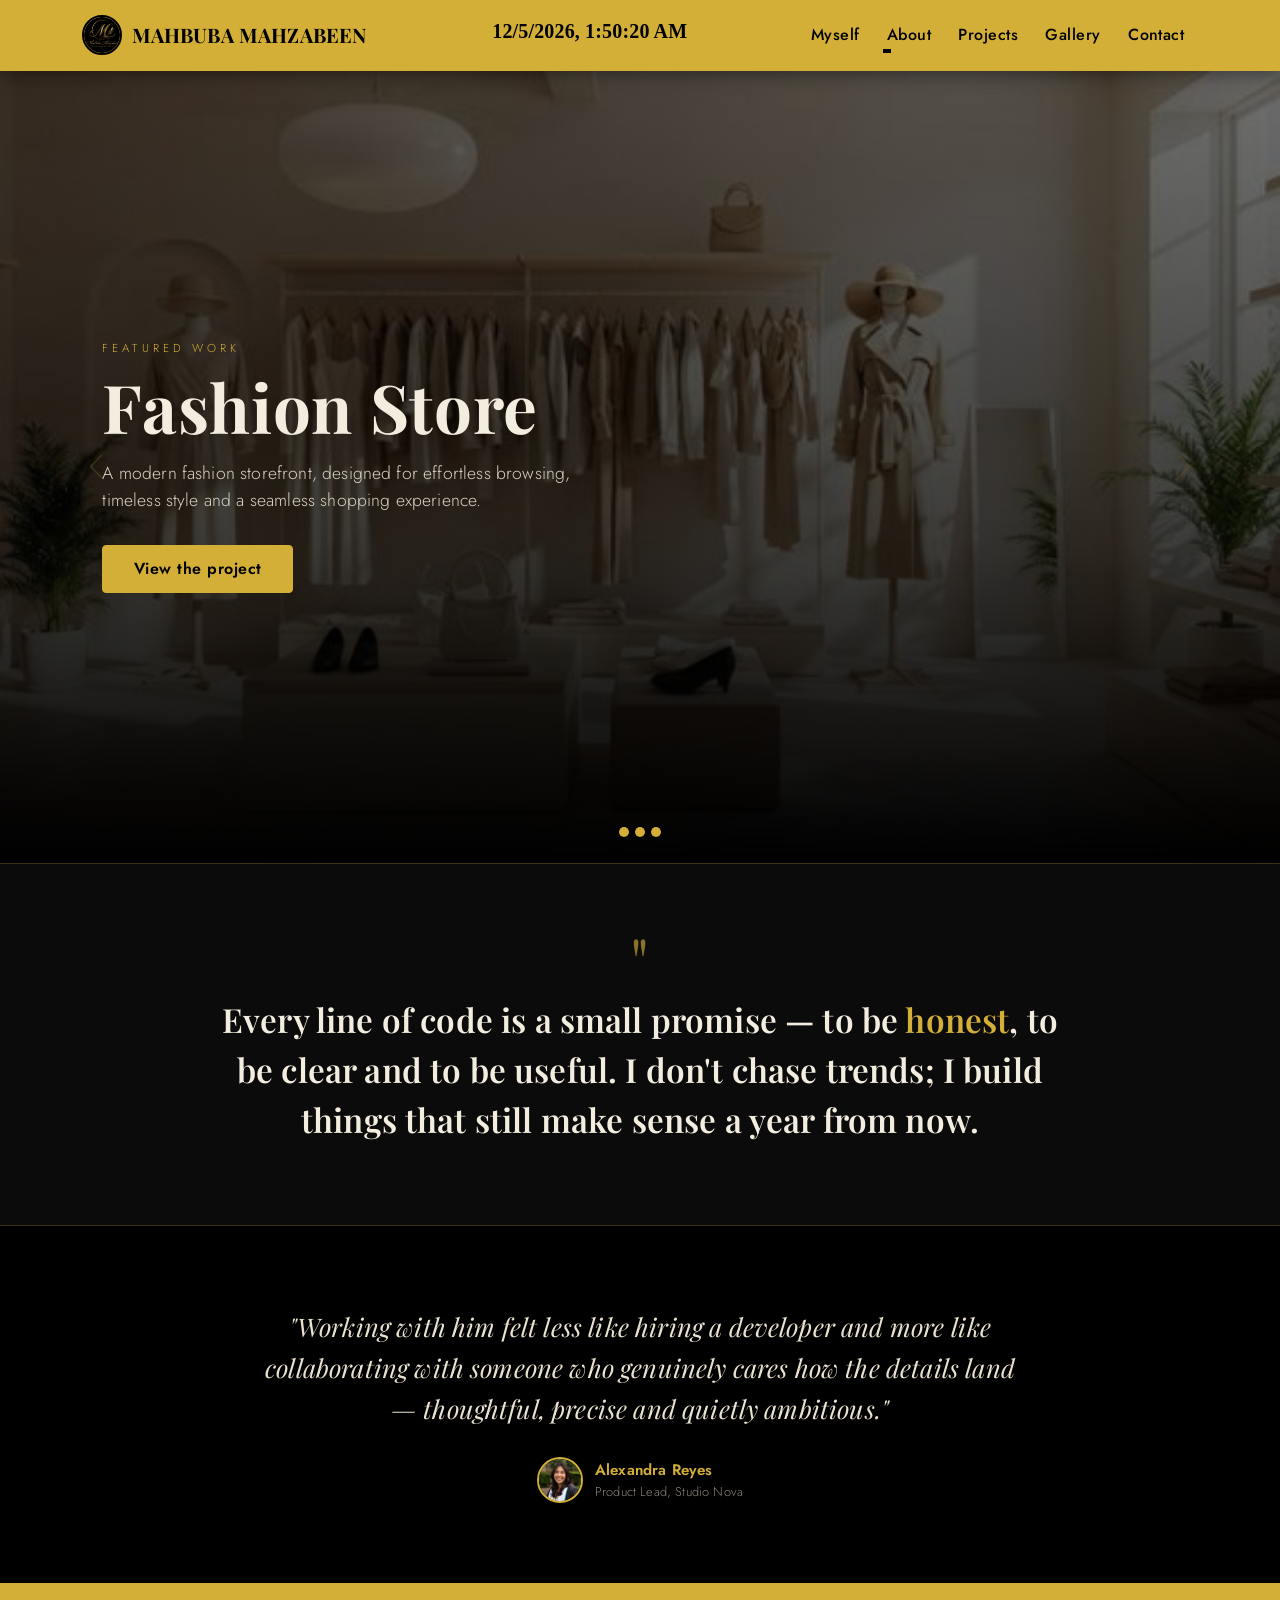
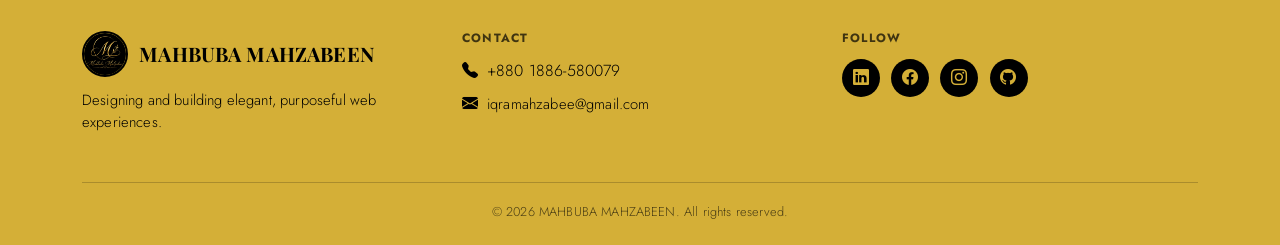
<file: index.html>
<!DOCTYPE html>
<html lang="en">

<head>
    <meta charset="UTF-8">
    <meta name="viewport" content="width=device-width, initial-scale=1.0">
    <title>MAHBUBA MAHZABEEN</title>
    <meta name="description"
        content="Portfolio of Your Name — designer & developer of elegant, purposeful web experiences.">

    <link rel="icon" type="image/png" href="./Images/MY LOGO Pic.jpeg">
    <link rel="apple-touch-icon" href="./Images/MY LOGO Pic.jpeg">

    <link href="https://cdn.jsdelivr.net/npm/bootstrap@5.3.3/dist/css/bootstrap.min.css" rel="stylesheet">
    <link href="https://cdn.jsdelivr.net/npm/bootstrap-icons@1.11.3/font/bootstrap-icons.css" rel="stylesheet">
    <link
        href="https://fonts.googleapis.com/css2?family=Playfair+Display:wght@600;700;800&family=Jost:wght@300;400;500;600;700&display=swap"
        rel="stylesheet">
    <link rel="stylesheet" href="style.css">
</head>

<body>

    <!-- ================= NAVBAR ================= -->
    <nav class="navbar navbar-expand-lg navbar-gold">
        <div class="container">
            <a class="navbar-brand" href="index.html">
                <img src="./Images/MY LOGO.png" alt="Your Name logo">
                <span>MAHBUBA MAHZABEEN</span>
            </a>
            <button class="navbar-toggler" type="button" data-bs-toggle="collapse" data-bs-target="#mainNav"
                aria-controls="mainNav" aria-expanded="false" aria-label="Toggle navigation">
                <span class="navbar-toggler-icon"></span>
            </button>

            <!-- Date Time -->

            <div class="container text-center mb-6">
                <h5 id="clock"></h5>
            </div>

            <div class="collapse navbar-collapse" id="mainNav">
                <ul class="navbar-nav ms-auto mb-2 mb-lg-0 align-items-lg-center">
                    <li class="nav-item"><a class="nav-link" href="myself.html">Myself</a></li>
                    <li class="nav-item dropdown">
                        <a class="nav-link dropdown-toggle" href="#" id="aboutDropdown" role="button"
                            data-bs-toggle="dropdown" aria-expanded="false">About</a>
                        <ul class="dropdown-menu dropdown-menu-end" aria-labelledby="aboutDropdown">
                            <li><a class="dropdown-item" href="intro.html">Introduction</a></li>
                            <li><a class="dropdown-item" href="education.html">Education</a></li>
                            <li><a class="dropdown-item" href="skills.html">Skills</a></li>
                            <li><a class="dropdown-item" href="goals.html">Goals</a></li>
                        </ul>
                    </li>
                    <li class="nav-item"><a class="nav-link" href="works.html">Projects</a></li>
                    <li class="nav-item"><a class="nav-link" href="gallery.html">Gallery</a></li>
                    <li class="nav-item"><a class="nav-link" href="contact.html">Contact</a></li>
                </ul>
            </div>
        </div>
    </nav>

    <!-- ================= HERO SLIDER ================= -->
    <div id="heroCarousel" class="carousel slide hero-carousel" data-bs-ride="carousel">
        <div class="carousel-indicators">
            <button type="button" data-bs-target="#heroCarousel" data-bs-slide-to="0" class="active" aria-current="true"
                aria-label="Slide 1"></button>
            <button type="button" data-bs-target="#heroCarousel" data-bs-slide-to="1" class="active" aria-current="true"
                aria-label="Slide 2"></button>
            <button type="button" data-bs-target="#heroCarousel" data-bs-slide-to="2" class="active" aria-current="true"
                aria-label="Slide 3"></button>
        </div>

        <div class="carousel-inner">

            <div class="carousel-item active" style="background-image:url('./Images/Fashion\ Store.jfif');">
                <div class="hero-caption">
                    <span class="eyebrow">Featured Work</span>
                    <h2>Fashion Store</h2>
                    <p>A modern fashion storefront, designed for effortless browsing, timeless style and a seamless
                        shopping experience.</p>
                    <a href="works.html" class="btn btn-gold mt-3">View the project</a>
                </div>
            </div>

            <div class="carousel-item" style="background-image:url('./Images/Restaurant.jfif');">
                <div class="hero-caption">
                    <span class="eyebrow">Featured Work</span>
                    <h2>Restaurant</h2>
                    <p>A refined dining experience, crafted for effortless reservations, elegant menus and memorable
                        moments at every table.</p>
                    <a href="works.html" class="btn btn-gold mt-3">View the project</a>
                </div>
            </div>

            <div class="carousel-item" style="background-image:url('./Images/Agriculture.jfif');">
                <div class="hero-caption">
                    <span class="eyebrow">Featured Work</span>
                    <h2>Agricultural Information Hub</h2>
                    <p>A trusted agricultural resource, built for accessible knowledge, practical guidance and
                        confident farming decisions.</p>
                    <a href="works.html" class="btn btn-gold mt-3">View the project</a>
                </div>
            </div>

        </div>

        <button class="carousel-control-prev" type="button" data-bs-target="#heroCarousel" data-bs-slide="prev">
            <span class="carousel-control-prev-icon" aria-hidden="true"></span>
            <span class="visually-hidden">Previous</span>
        </button>
        <button class="carousel-control-next" type="button" data-bs-target="#heroCarousel" data-bs-slide="next">
            <span class="carousel-control-next-icon" aria-hidden="true"></span>
            <span class="visually-hidden">Next</span>
        </button>
    </div>

    <!-- ================= MOTTO / NITIKOTHA ================= -->
    <section class="motto-section">
        <div class="motto-mark">"</div>
        <p>Every line of code is a small promise — to be <span>honest</span>, to be clear and to be useful.
            I don't chase trends; I build things that still make sense a year from now.</p>
    </section>

    <!-- ================= QUOTE SECTION ================= -->
    <section class="quote-section">
        <blockquote>
            "Working with him felt less like hiring a developer and more like collaborating with someone who
            genuinely cares how the details land — thoughtful, precise and quietly ambitious."
        </blockquote>
        <div class="quote-author">
            <img src="./Images/Writer.jfif" alt="Alexandra Reyes">
            <div class="text-start">
                <span class="name">Alexandra Reyes</span>
                <span class="role">Product Lead, Studio Nova</span>
            </div>
        </div>
    </section>

    <!-- ================= FOOTER ================= -->
    <footer class="site-footer">
        <div class="container">
            <div class="row gy-4">
                <div class="col-md-4">
                    <div class="footer-brand">
                        <a class="navbar-brand" href="index.html">
                            <img src="./Images/MY LOGO.png" alt="Your Name logo">
                        </a>
                        <span>MAHBUBA MAHZABEEN</span>
                    </div>
                    <p>Designing and building elegant, purposeful web experiences.</p>
                </div>
                <div class="col-md-4">
                    <h6>Contact</h6>
                    <div class="footer-contact-item"><i class="bi bi-telephone-fill"></i> +880 1886-580079</div>
                    <div class="footer-contact-item"><i class="bi bi-envelope-fill"></i> <a
                            href="mailto:iqramahzabee@gmail.com">iqramahzabee@gmail.com</a></div>
                </div>
                <div class="col-md-4">
                    <h6>Follow</h6>
                    <div class="social-icons">
                        <a href="https://www.linkedin.com/in/mahbuba-mahzabeen-6a1262408?utm_source=share_via&utm_content=profile&utm_medium=member_android"
                            target="_blank" rel="noopener" aria-label="LinkedIn"><i class="bi bi-linkedin"></i></a>
                        <a href="https://www.facebook.com/share/1BynC6sabe/" target="_blank" rel="noopener"
                            aria-label="Facebook"><i class="bi bi-facebook"></i></a>
                        <a href="https://www.instagram.com/___mahzabeen___?igsh=MWk3dzBqaW16ZDhwMQ==" target="_blank"
                            rel="noopener" aria-label="Instagram"><i class="bi bi-instagram"></i></a>
                        <a href="https://github.com/iqramahzabee-art" target="_blank" rel="noopener"
                            aria-label="GitHub"><i class="bi bi-github"></i></a>
                    </div>
                </div>
            </div>
            <div class="footer-bottom">&copy; 2026 MAHBUBA MAHZABEEN. All rights reserved.</div>
        </div>
    </footer>

    <script src="https://cdn.jsdelivr.net/npm/bootstrap@5.3.3/dist/js/bootstrap.bundle.min.js"></script>
    <script src="script.js"></script>
</body>

</html>
</file>
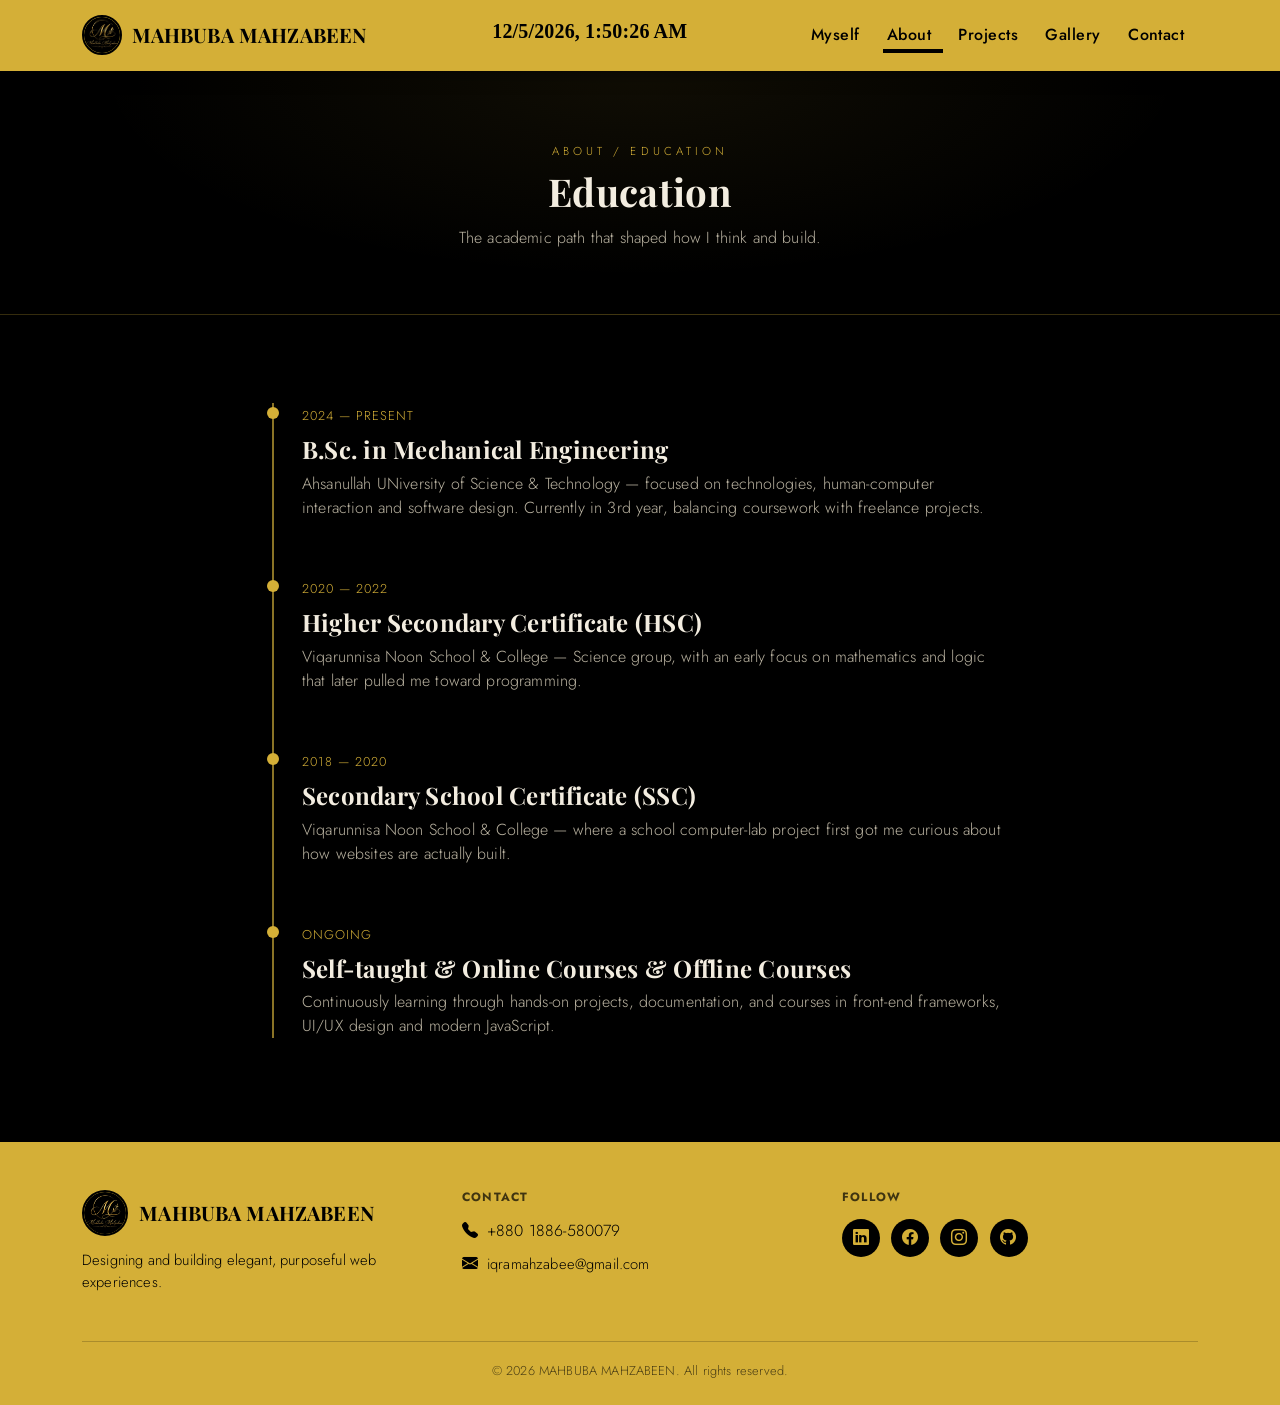
<file: education.html>
<!DOCTYPE html>
<html lang="en">

<head>
    <meta charset="UTF-8">
    <meta name="viewport" content="width=device-width, initial-scale=1.0">
    <title>Education — MAHBUBA MAHZABEEN</title>

    <link rel="icon" type="image/png" href="./Images/MY LOGO Pic.jpeg">
    <link rel="apple-touch-icon" href="./Images/MY LOGO Pic.jpeg">

    <link href="https://cdn.jsdelivr.net/npm/bootstrap@5.3.3/dist/css/bootstrap.min.css" rel="stylesheet">
    <link href="https://cdn.jsdelivr.net/npm/bootstrap-icons@1.11.3/font/bootstrap-icons.css" rel="stylesheet">
    <link
        href="https://fonts.googleapis.com/css2?family=Playfair+Display:wght@600;700;800&family=Jost:wght@300;400;500;600;700&display=swap"
        rel="stylesheet">
    <link rel="stylesheet" href="style.css">
</head>

<body>

    <!-- ================= NAVBAR ================= -->
    <nav class="navbar navbar-expand-lg navbar-gold">
        <div class="container">
            <a class="navbar-brand" href="index.html">
                <img src="./Images/MY LOGO.png" alt="Your Name logo">
                <span>MAHBUBA MAHZABEEN</span>
            </a>
            <button class="navbar-toggler" type="button" data-bs-toggle="collapse" data-bs-target="#mainNav"
                aria-controls="mainNav" aria-expanded="false" aria-label="Toggle navigation">
                <span class="navbar-toggler-icon"></span>
            </button>

            <!-- Date Time -->

            <div class="container text-center mb-6">
                <h5 id="clock"></h5>
            </div>

            <div class="collapse navbar-collapse" id="mainNav">
                <ul class="navbar-nav ms-auto mb-2 mb-lg-0 align-items-lg-center">
                    <li class="nav-item"><a class="nav-link" href="myself.html">Myself</a></li>
                    <li class="nav-item dropdown">
                        <a class="nav-link dropdown-toggle" href="#" id="aboutDropdown" role="button"
                            data-bs-toggle="dropdown" aria-expanded="false">About</a>
                        <ul class="dropdown-menu dropdown-menu-end" aria-labelledby="aboutDropdown">
                            <li><a class="dropdown-item" href="intro.html">Introduction</a></li>
                            <li><a class="dropdown-item" href="education.html">Education</a></li>
                            <li><a class="dropdown-item" href="skills.html">Skills</a></li>
                            <li><a class="dropdown-item" href="goals.html">Goals</a></li>
                        </ul>
                    </li>
                    <li class="nav-item"><a class="nav-link" href="works.html">Projects</a></li>
                    <li class="nav-item"><a class="nav-link" href="gallery.html">Gallery</a></li>
                    <li class="nav-item"><a class="nav-link" href="contact.html">Contact</a></li>
                </ul>
            </div>
        </div>
    </nav>

    <!-- ================= PAGE HEADER ================= -->
    <header class="page-header">
        <div class="container">
            <span class="eyebrow d-flex">About / Education</span>
            <h1 class="section-title mt-2">Education</h1>
            <p class="section-sub mx-auto">The academic path that shaped how I think and build.</p>
        </div>
    </header>

    <!-- ================= TIMELINE ================= -->
    <section class="section">
        <div class="container" style="max-width:760px;">

            <div class="timeline-item">
                <span class="period">2024 — Present</span>
                <h4 class="mt-2">B.Sc. in Mechanical Engineering</h4>
                <p class="section-sub" style="max-width:100%;">Ahsanullah UNiversity of Science &amp; Technology —
                    focused on technologies,
                    human-computer
                    interaction and software design. Currently in 3rd year, balancing coursework with freelance
                    projects.</p>
            </div>

            <div class="timeline-item">
                <span class="period">2020 — 2022</span>
                <h4 class="mt-2">Higher Secondary Certificate (HSC)</h4>
                <p class="section-sub" style="max-width:100%;">Viqarunnisa Noon School &amp; College — Science group,
                    with an early focus on
                    mathematics and logic that later pulled me toward programming.</p>
            </div>

            <div class="timeline-item">
                <span class="period">2018 — 2020</span>
                <h4 class="mt-2">Secondary School Certificate (SSC)</h4>
                <p class="section-sub" style="max-width:100%;">Viqarunnisa Noon School &amp; College — where a school
                    computer-lab project
                    first
                    got me curious about how websites are actually built.</p>
            </div>

            <div class="timeline-item">
                <span class="period">Ongoing</span>
                <h4 class="mt-2">Self-taught &amp; Online Courses &amp; Offline Courses</h4>
                <p class="section-sub" style="max-width:100%;">Continuously learning through hands-on projects,
                    documentation,
                    and courses in front-end frameworks, UI/UX design and modern JavaScript.</p>
            </div>

        </div>
    </section>

    <!-- ================= FOOTER ================= -->
    <footer class="site-footer">
        <div class="container">
            <div class="row gy-4">
                <div class="col-md-4">
                    <div class="footer-brand">
                        <a class="navbar-brand" href="index.html">
                            <img src="./Images/MY LOGO.png" alt="Your Name logo">
                        </a>
                        <span>MAHBUBA MAHZABEEN</span>
                    </div>
                    <p>Designing and building elegant, purposeful web experiences.</p>
                </div>
                <div class="col-md-4">
                    <h6>Contact</h6>
                    <div class="footer-contact-item"><i class="bi bi-telephone-fill"></i> +880 1886-580079</div>
                    <div class="footer-contact-item"><i class="bi bi-envelope-fill"></i> <a
                            href="mailto:iqramahzabee@gmail.com">iqramahzabee@gmail.com</a></div>
                </div>
                <div class="col-md-4">
                    <h6>Follow</h6>
                    <div class="social-icons">
                        <a href="https://www.linkedin.com/in/mahbuba-mahzabeen-6a1262408?utm_source=share_via&utm_content=profile&utm_medium=member_android"
                            target="_blank" rel="noopener" aria-label="LinkedIn"><i class="bi bi-linkedin"></i></a>
                        <a href="https://www.facebook.com/share/1BynC6sabe/" target="_blank" rel="noopener"
                            aria-label="Facebook"><i class="bi bi-facebook"></i></a>
                        <a href="https://www.instagram.com/___mahzabeen___?igsh=MWk3dzBqaW16ZDhwMQ==" target="_blank"
                            rel="noopener" aria-label="Instagram"><i class="bi bi-instagram"></i></a>
                        <a href="https://github.com/iqramahzabee-art" target="_blank" rel="noopener"
                            aria-label="GitHub"><i class="bi bi-github"></i></a>
                    </div>
                </div>
            </div>
            <div class="footer-bottom">&copy; 2026 MAHBUBA MAHZABEEN. All rights reserved.</div>
        </div>
    </footer>

    <script src="https://cdn.jsdelivr.net/npm/bootstrap@5.3.3/dist/js/bootstrap.bundle.min.js"></script>
    <script src="script.js"></script>
</body>

</html>
</file>
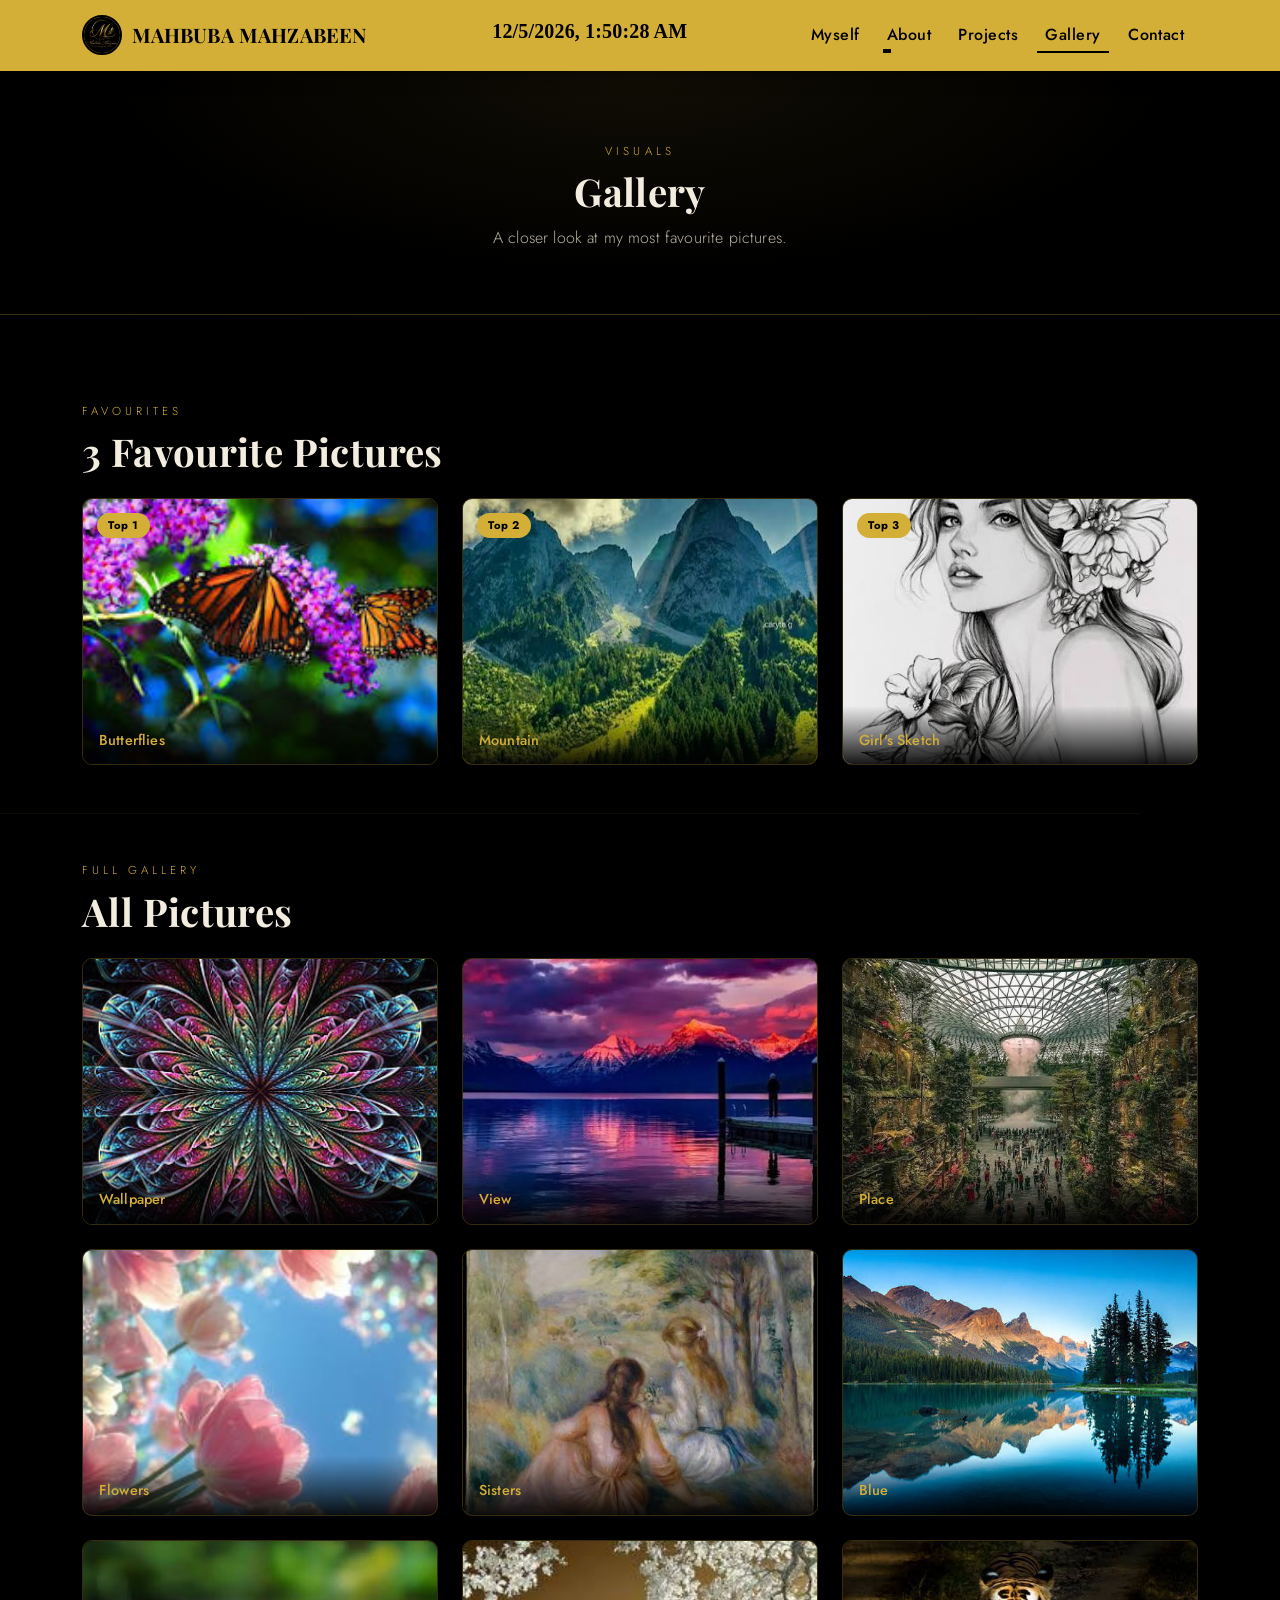
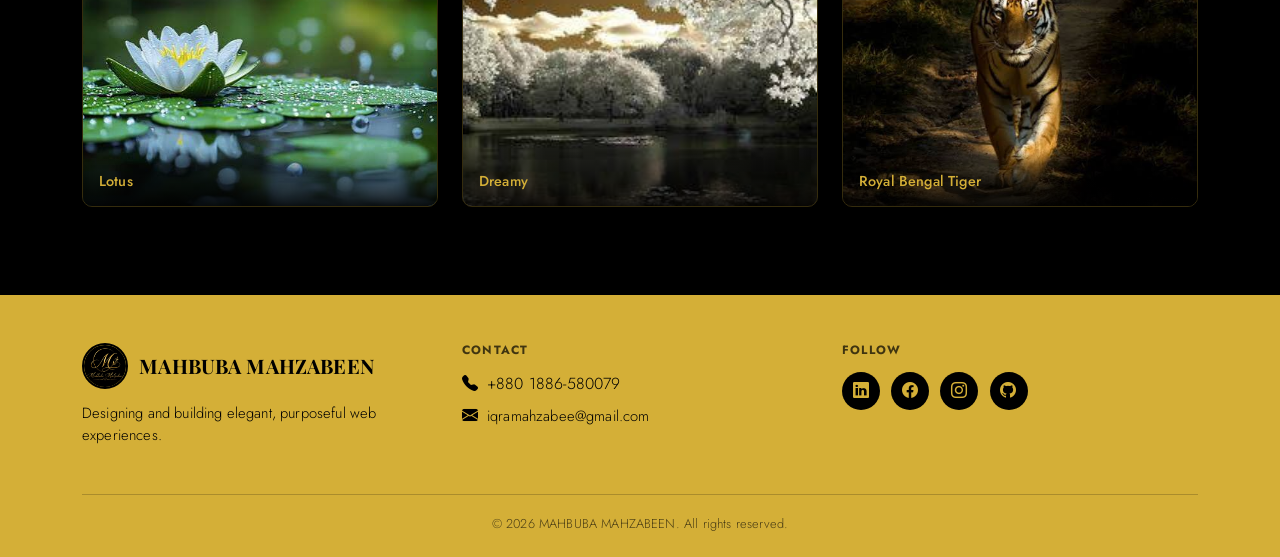
<file: gallery.html>
<!DOCTYPE html>
<html lang="en">

<head>
    <meta charset="UTF-8">
    <meta name="viewport" content="width=device-width, initial-scale=1.0">
    <title>Gallery — MAHBUBA MAHZABEEN</title>

    <link rel="icon" type="image/png" href="./Images/MY LOGO Pic.jpeg">
    <link rel="apple-touch-icon" href="./Images/MY LOGO Pic.jpeg">

    <link href="https://cdn.jsdelivr.net/npm/bootstrap@5.3.3/dist/css/bootstrap.min.css" rel="stylesheet">
    <link href="https://cdn.jsdelivr.net/npm/bootstrap-icons@1.11.3/font/bootstrap-icons.css" rel="stylesheet">
    <link
        href="https://fonts.googleapis.com/css2?family=Playfair+Display:wght@600;700;800&family=Jost:wght@300;400;500;600;700&display=swap"
        rel="stylesheet">
    <link rel="stylesheet" href="style.css">
</head>

<body>

    <!-- ================= NAVBAR ================= -->
    <nav class="navbar navbar-expand-lg navbar-gold">
        <div class="container">
            <a class="navbar-brand" href="index.html">
                <img src="./Images/MY LOGO Pic.jpeg" alt="Your Name logo">
                <span>MAHBUBA MAHZABEEN</span>
            </a>
            <button class="navbar-toggler" type="button" data-bs-toggle="collapse" data-bs-target="#mainNav"
                aria-controls="mainNav" aria-expanded="false" aria-label="Toggle navigation">
                <span class="navbar-toggler-icon"></span>
            </button>

            <!-- Date Time -->

            <div class="container text-center mb-6">
                <h5 id="clock"></h5>
            </div>

            <div class="collapse navbar-collapse" id="mainNav">
                <ul class="navbar-nav ms-auto mb-2 mb-lg-0 align-items-lg-center">
                    <li class="nav-item"><a class="nav-link" href="myself.html">Myself</a></li>
                    <li class="nav-item dropdown">
                        <a class="nav-link dropdown-toggle" href="#" id="aboutDropdown" role="button"
                            data-bs-toggle="dropdown" aria-expanded="false">About</a>
                        <ul class="dropdown-menu dropdown-menu-end" aria-labelledby="aboutDropdown">
                            <li><a class="dropdown-item" href="intro.html">Introduction</a></li>
                            <li><a class="dropdown-item" href="education.html">Education</a></li>
                            <li><a class="dropdown-item" href="skills.html">Skills</a></li>
                            <li><a class="dropdown-item" href="goals.html">Goals</a></li>
                        </ul>
                    </li>
                    <li class="nav-item"><a class="nav-link" href="works.html">Projects</a></li>
                    <li class="nav-item"><a class="nav-link" href="gallery.html">Gallery</a></li>
                    <li class="nav-item"><a class="nav-link" href="contact.html">Contact</a></li>
                </ul>
            </div>
        </div>
    </nav>

    <!-- ================= PAGE HEADER ================= -->
    <header class="page-header">
        <div class="container">
            <span class="eyebrow d-flex">Visuals</span>
            <h1 class="section-title mt-2">Gallery</h1>
            <p class="section-sub mx-auto">A closer look at my most favourite pictures.</p>
        </div>
    </header>

    <!-- ================= TOP PAGES ================= -->
    <section class="section pb-0">
        <div class="container">
            <span class="eyebrow d-flex">Favourites</span>
            <h2 class="section-title mt-2 mb-4">3 Favourite Pictures</h2>

            <div class="row g-4">
                <div class="col-md-4">
                    <div class="gallery-tile">
                        <span class="top-badge">Top 1</span>
                        <img src="./Pictures/Pic1.jfif">
                        <div class="tile-caption">Butterflies</div>
                    </div>
                </div>
                <div class="col-md-4">
                    <div class="gallery-tile">
                        <span class="top-badge">Top 2</span>
                        <img src="./Pictures/Pic2.jfif" alt="Studio Nova gallery page">
                        <div class="tile-caption">Mountain</div>
                    </div>
                </div>
                <div class="col-md-4">
                    <div class="gallery-tile">
                        <span class="top-badge">Top 3</span>
                        <img src="./Pictures/Pic3.jfif" alt="Project Lumen analytics screen">
                        <div class="tile-caption">Girl's Sketch</div>
                    </div>
                </div>
            </div>
        </div>
    </section>

    <hr class="hairline container">

    <!-- ================= FULL GALLERY ================= -->
    <section class="section pt-0">
        <div class="container">
            <span class="eyebrow d-flex">Full Gallery</span>
            <h2 class="section-title mt-2 mb-4">All Pictures</h2>

            <div class="row g-4">
                <div class="col-6 col-md-4">
                    <div class="gallery-tile">
                        <img src="./Pictures/Pic4.jfif" alt="Project Aurora homepage">
                        <div class="tile-caption">Wallpaper</div>
                    </div>
                </div>
                <div class="col-6 col-md-4">
                    <div class="gallery-tile">
                        <img src="./Pictures/Pic5.jfif" alt="Project Aurora shop page">
                        <div class="tile-caption">View</div>
                    </div>
                </div>
                <div class="col-6 col-md-4">
                    <div class="gallery-tile">
                        <img src="./Pictures/Pic6.jfif" alt="Studio Nova gallery page">
                        <div class="tile-caption">Place</div>
                    </div>
                </div>
                <div class="col-6 col-md-4">
                    <div class="gallery-tile">
                        <img src="./Pictures/Pic7.jfif" alt="Studio Nova about page">
                        <div class="tile-caption">Flowers</div>
                    </div>
                </div>
                <div class="col-6 col-md-4">
                    <div class="gallery-tile">
                        <img src="./Pictures/Pic8.jfif" alt="Project Lumen analytics screen">
                        <div class="tile-caption">Sisters</div>
                    </div>
                </div>
                <div class="col-6 col-md-4">
                    <div class="gallery-tile">
                        <img src="./Pictures/Pic9.jfif" alt="Project Lumen settings screen">
                        <div class="tile-caption">Blue</div>
                    </div>
                </div>
                <div class="col-6 col-md-4">
                    <div class="gallery-tile">
                        <img src="./Images/Nature.jfif" alt="Orchard Cafe homepage">
                        <div class="tile-caption">Lotus</div>
                    </div>
                </div>
                <div class="col-6 col-md-4">
                    <div class="gallery-tile">
                        <img src="./Pictures/Pic10.jfif" alt="Wren Agency homepage">
                        <div class="tile-caption">Dreamy</div>
                    </div>
                </div>
                <div class="col-6 col-md-4">
                    <div class="gallery-tile">
                        <img src="./Pictures/Pic11.jfif" alt="Pathwise App landing page">
                        <div class="tile-caption">Royal Bengal Tiger</div>
                    </div>
                </div>
            </div>
        </div>
    </section>

    <!-- ================= FOOTER ================= -->
    <footer class="site-footer">
        <div class="container">
            <div class="row gy-4">
                <div class="col-md-4">
                    <div class="footer-brand">
                        <a class="navbar-brand" href="index.html">
                            <img src="./Images/MY LOGO.png" alt="Your Name logo">
                        </a>
                        <span>MAHBUBA MAHZABEEN</span>
                    </div>
                    <p>Designing and building elegant, purposeful web experiences.</p>
                </div>
                <div class="col-md-4">
                    <h6>Contact</h6>
                    <div class="footer-contact-item"><i class="bi bi-telephone-fill"></i> +880 1886-580079</div>
                    <div class="footer-contact-item"><i class="bi bi-envelope-fill"></i> <a
                            href="mailto:iqramahzabee@gmail.com">iqramahzabee@gmail.com</a></div>
                </div>
                <div class="col-md-4">
                    <h6>Follow</h6>
                    <div class="social-icons">
                        <a href="https://www.linkedin.com/in/mahbuba-mahzabeen-6a1262408?utm_source=share_via&utm_content=profile&utm_medium=member_android"
                            target="_blank" rel="noopener" aria-label="LinkedIn"><i class="bi bi-linkedin"></i></a>
                        <a href="https://www.facebook.com/share/1BynC6sabe/" target="_blank" rel="noopener"
                            aria-label="Facebook"><i class="bi bi-facebook"></i></a>
                        <a href="https://www.instagram.com/___mahzabeen___?igsh=MWk3dzBqaW16ZDhwMQ==" target="_blank"
                            rel="noopener" aria-label="Instagram"><i class="bi bi-instagram"></i></a>
                        <a href="https://github.com/iqramahzabee-art" target="_blank" rel="noopener"
                            aria-label="GitHub"><i class="bi bi-github"></i></a>
                    </div>
                </div>
            </div>
            <div class="footer-bottom">&copy; 2026 MAHBUBA MAHZABEEN. All rights reserved.</div>
        </div>
    </footer>

    <script src="https://cdn.jsdelivr.net/npm/bootstrap@5.3.3/dist/js/bootstrap.bundle.min.js"></script>
    <script src="script.js"></script>
</body>

</html>
</file>
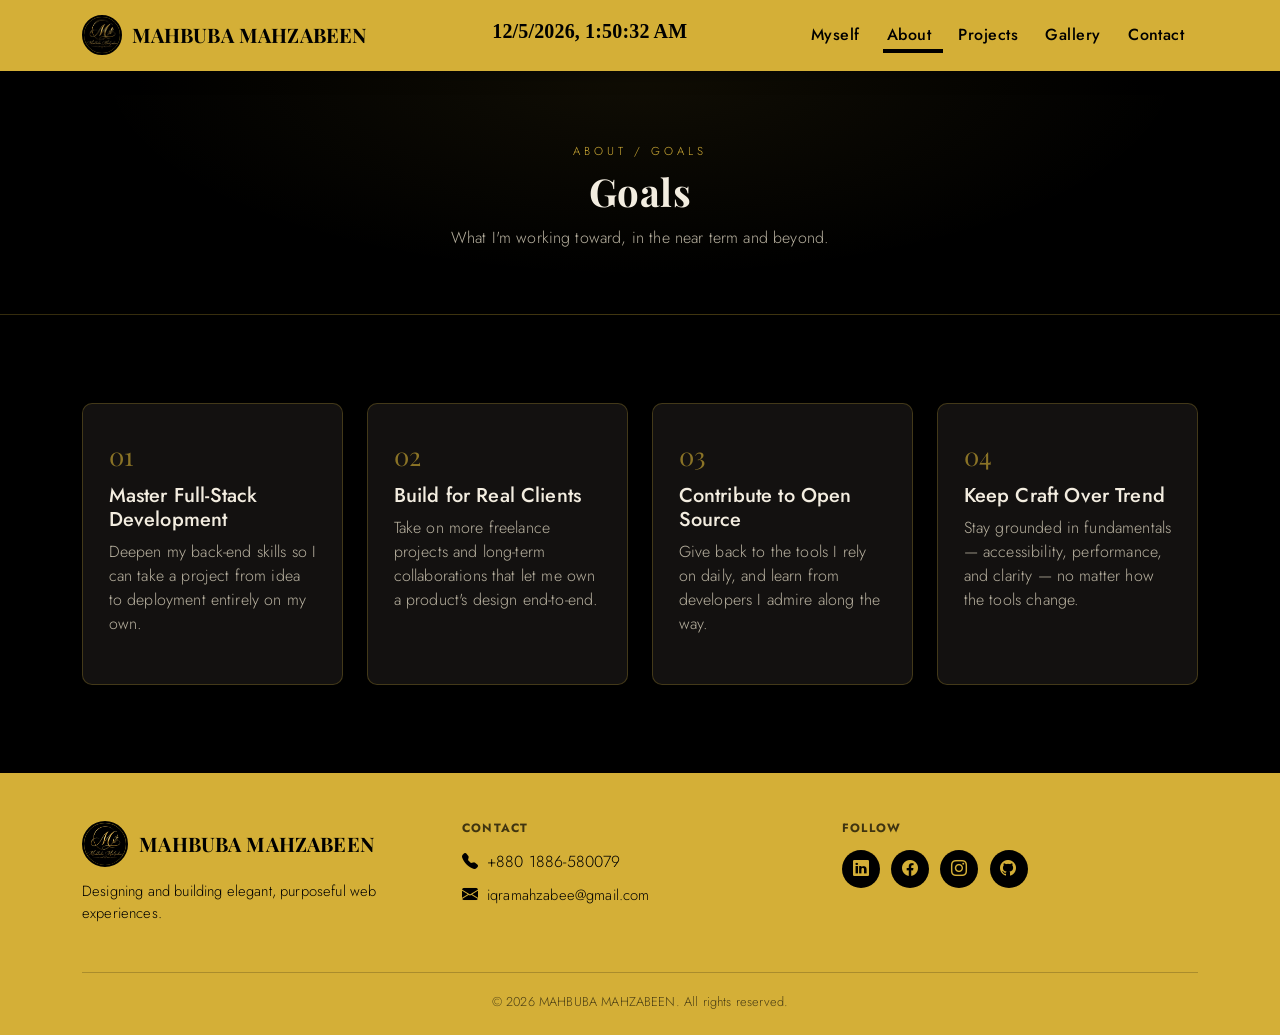
<file: goals.html>
<!DOCTYPE html>
<html lang="en">

<head>
    <meta charset="UTF-8">
    <meta name="viewport" content="width=device-width, initial-scale=1.0">
    <title>Goals — MAHBUBA MAHZABEEN</title>

    <link rel="icon" type="image/png" href="./Images/MY LOGO Pic.jpeg">
    <link rel="apple-touch-icon" href="./Images/MY LOGO Pic.jpeg">

    <link href="https://cdn.jsdelivr.net/npm/bootstrap@5.3.3/dist/css/bootstrap.min.css" rel="stylesheet">
    <link href="https://cdn.jsdelivr.net/npm/bootstrap-icons@1.11.3/font/bootstrap-icons.css" rel="stylesheet">
    <link
        href="https://fonts.googleapis.com/css2?family=Playfair+Display:wght@600;700;800&family=Jost:wght@300;400;500;600;700&display=swap"
        rel="stylesheet">
    <link rel="stylesheet" href="style.css">
</head>

<body>

    <!-- ================= NAVBAR ================= -->
    <nav class="navbar navbar-expand-lg navbar-gold">
        <div class="container">
            <a class="navbar-brand" href="index.html">
                <img src="./Images/MY LOGO Pic.jpeg" alt="Your Name logo">
                <span>MAHBUBA MAHZABEEN</span>
            </a>
            <button class="navbar-toggler" type="button" data-bs-toggle="collapse" data-bs-target="#mainNav"
                aria-controls="mainNav" aria-expanded="false" aria-label="Toggle navigation">
                <span class="navbar-toggler-icon"></span>
            </button>

            <!-- Date Time -->

            <div class="container text-center mb-6">
                <h5 id="clock"></h5>
            </div>

            <div class="collapse navbar-collapse" id="mainNav">
                <ul class="navbar-nav ms-auto mb-2 mb-lg-0 align-items-lg-center">
                    <li class="nav-item"><a class="nav-link" href="myself.html">Myself</a></li>
                    <li class="nav-item dropdown">
                        <a class="nav-link dropdown-toggle" href="#" id="aboutDropdown" role="button"
                            data-bs-toggle="dropdown" aria-expanded="false">About</a>
                        <ul class="dropdown-menu dropdown-menu-end" aria-labelledby="aboutDropdown">
                            <li><a class="dropdown-item" href="intro.html">Introduction</a></li>
                            <li><a class="dropdown-item" href="education.html">Education</a></li>
                            <li><a class="dropdown-item" href="skills.html">Skills</a></li>
                            <li><a class="dropdown-item" href="goals.html">Goals</a></li>
                        </ul>
                    </li>
                    <li class="nav-item"><a class="nav-link" href="works.html">Projects</a></li>
                    <li class="nav-item"><a class="nav-link" href="gallery.html">Gallery</a></li>
                    <li class="nav-item"><a class="nav-link" href="contact.html">Contact</a></li>
                </ul>
            </div>
        </div>
    </nav>

    <!-- ================= PAGE HEADER ================= -->
    <header class="page-header">
        <div class="container">
            <span class="eyebrow d-flex">About / Goals</span>
            <h1 class="section-title mt-2">Goals</h1>
            <p class="section-sub mx-auto">What I'm working toward, in the near term and beyond.</p>
        </div>
    </header>

    <!-- ================= GOALS ================= -->
    <section class="section">
        <div class="container">
            <div class="row g-4">

                <div class="col-md-6 col-lg-3">
                    <div class="goal-card">
                        <div class="goal-num">01</div>
                        <h5>Master Full-Stack Development</h5>
                        <p class="section-sub" style="max-width:100%;">Deepen my back-end skills so I can take a project
                            from
                            idea to deployment entirely on my own.</p>
                    </div>
                </div>

                <div class="col-md-6 col-lg-3">
                    <div class="goal-card">
                        <div class="goal-num">02</div>
                        <h5>Build for Real Clients</h5>
                        <p class="section-sub" style="max-width:100%;">Take on more freelance projects and long-term
                            collaborations that let me own a product's design end-to-end.</p>
                    </div>
                </div>

                <div class="col-md-6 col-lg-3">
                    <div class="goal-card">
                        <div class="goal-num">03</div>
                        <h5>Contribute to Open Source</h5>
                        <p class="section-sub" style="max-width:100%;">Give back to the tools I rely on daily, and learn
                            from
                            developers I admire along the way.</p>
                    </div>
                </div>

                <div class="col-md-6 col-lg-3">
                    <div class="goal-card">
                        <div class="goal-num">04</div>
                        <h5>Keep Craft Over Trend</h5>
                        <p class="section-sub" style="max-width:100%;">Stay grounded in fundamentals — accessibility,
                            performance, and clarity — no matter how the tools change.</p>
                    </div>
                </div>

            </div>
        </div>
    </section>

    <!-- ================= FOOTER ================= -->
    <footer class="site-footer">
        <div class="container">
            <div class="row gy-4">
                <div class="col-md-4">
                    <div class="footer-brand">
                        <a class="navbar-brand" href="index.html">
                            <img src="./Images/MY LOGO.png" alt="Your Name logo">
                        </a>
                        <span>MAHBUBA MAHZABEEN</span>
                    </div>
                    <p>Designing and building elegant, purposeful web experiences.</p>
                </div>
                <div class="col-md-4">
                    <h6>Contact</h6>
                    <div class="footer-contact-item"><i class="bi bi-telephone-fill"></i> +880 1886-580079</div>
                    <div class="footer-contact-item"><i class="bi bi-envelope-fill"></i> <a
                            href="mailto:iqramahzabee@gmail.com">iqramahzabee@gmail.com</a></div>
                </div>
                <div class="col-md-4">
                    <h6>Follow</h6>
                    <div class="social-icons">
                        <a href="https://www.linkedin.com/in/mahbuba-mahzabeen-6a1262408?utm_source=share_via&utm_content=profile&utm_medium=member_android"
                            target="_blank" rel="noopener" aria-label="LinkedIn"><i class="bi bi-linkedin"></i></a>
                        <a href="https://www.facebook.com/share/1BynC6sabe/" target="_blank" rel="noopener"
                            aria-label="Facebook"><i class="bi bi-facebook"></i></a>
                        <a href="https://www.instagram.com/___mahzabeen___?igsh=MWk3dzBqaW16ZDhwMQ==" target="_blank"
                            rel="noopener" aria-label="Instagram"><i class="bi bi-instagram"></i></a>
                        <a href="https://github.com/iqramahzabee-art" target="_blank" rel="noopener"
                            aria-label="GitHub"><i class="bi bi-github"></i></a>
                    </div>
                </div>
            </div>
            <div class="footer-bottom">&copy; 2026 MAHBUBA MAHZABEEN. All rights reserved.</div>
        </div>
    </footer>

    <script src="https://cdn.jsdelivr.net/npm/bootstrap@5.3.3/dist/js/bootstrap.bundle.min.js"></script>
    <script src="script.js"></script>
</body>

</html>
</file>
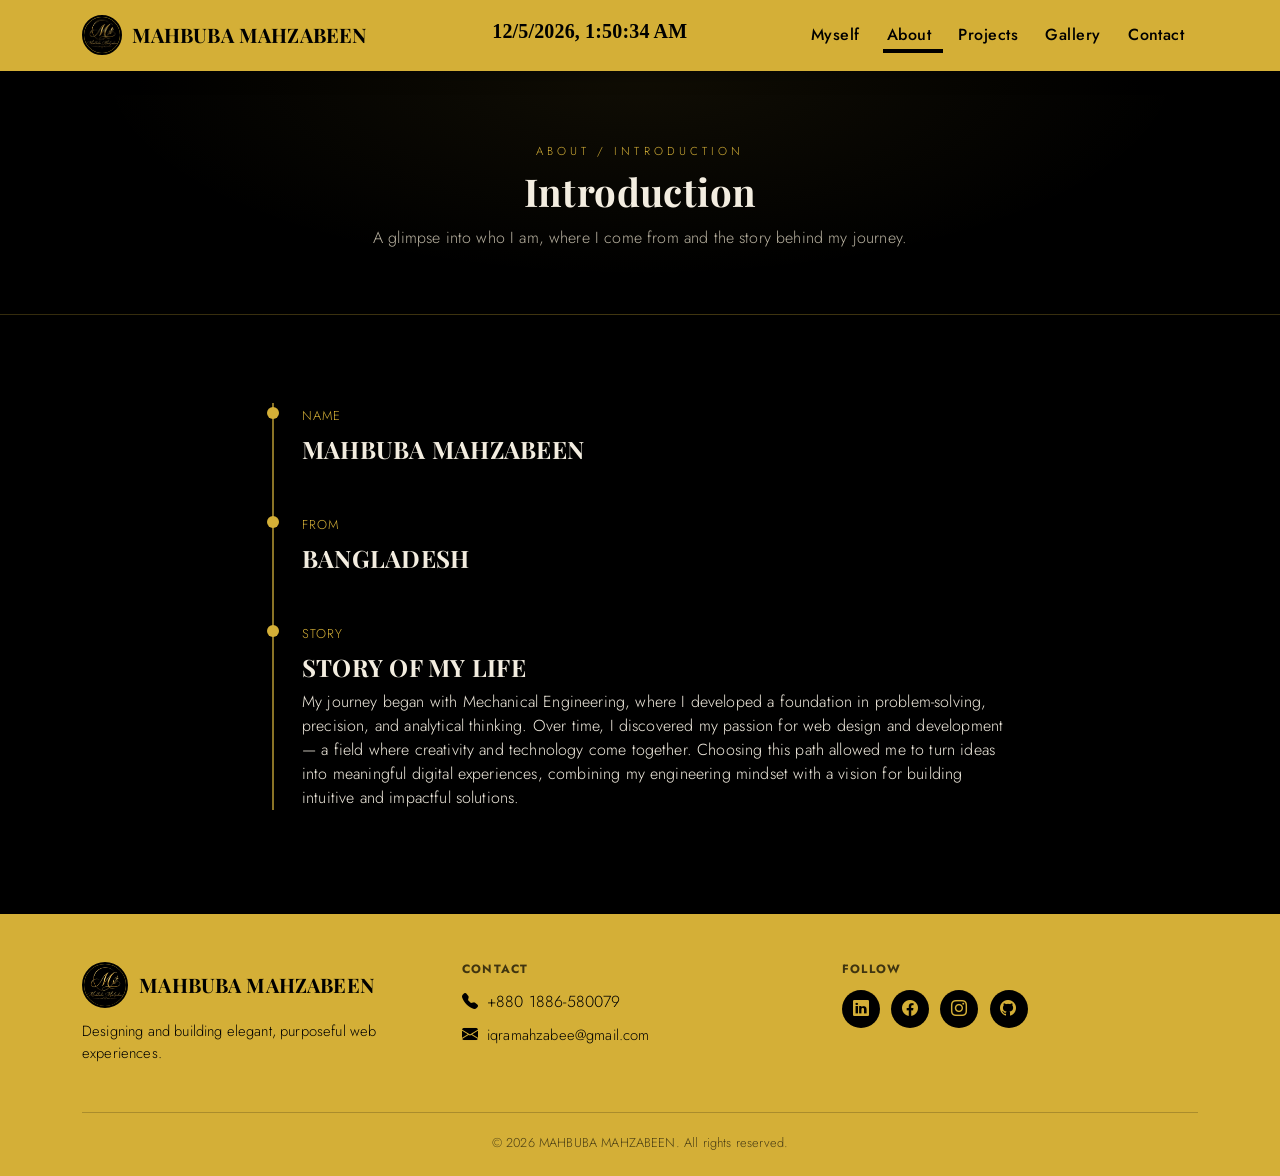
<file: intro.html>
<!DOCTYPE html>
<html lang="en">

<head>
    <meta charset="UTF-8">
    <meta name="viewport" content="width=device-width, initial-scale=1.0">
    <title>Education — MAHBUBA MAHZABEEN</title>

    <link rel="icon" type="image/png" href="./Images/MY LOGO Pic.jpeg">
    <link rel="apple-touch-icon" href="./Images/MY LOGO Pic.jpeg">

    <link href="https://cdn.jsdelivr.net/npm/bootstrap@5.3.3/dist/css/bootstrap.min.css" rel="stylesheet">
    <link href="https://cdn.jsdelivr.net/npm/bootstrap-icons@1.11.3/font/bootstrap-icons.css" rel="stylesheet">
    <link
        href="https://fonts.googleapis.com/css2?family=Playfair+Display:wght@600;700;800&family=Jost:wght@300;400;500;600;700&display=swap"
        rel="stylesheet">
    <link rel="stylesheet" href="style.css">
</head>

<body>

    <!-- ================= NAVBAR ================= -->
    <nav class="navbar navbar-expand-lg navbar-gold">
        <div class="container">
            <a class="navbar-brand" href="index.html">
                <img src="./Images/MY LOGO.png" alt="Your Name logo">
                <span>MAHBUBA MAHZABEEN</span>
            </a>
            <button class="navbar-toggler" type="button" data-bs-toggle="collapse" data-bs-target="#mainNav"
                aria-controls="mainNav" aria-expanded="false" aria-label="Toggle navigation">
                <span class="navbar-toggler-icon"></span>
            </button>

            <!-- Date Time -->

            <div class="container text-center mb-6">
                <h5 id="clock"></h5>
            </div>

            <div class="collapse navbar-collapse" id="mainNav">
                <ul class="navbar-nav ms-auto mb-2 mb-lg-0 align-items-lg-center">
                    <li class="nav-item"><a class="nav-link" href="myself.html">Myself</a></li>
                    <li class="nav-item dropdown">
                        <a class="nav-link dropdown-toggle" href="#" id="aboutDropdown" role="button"
                            data-bs-toggle="dropdown" aria-expanded="false">About</a>
                        <ul class="dropdown-menu dropdown-menu-end" aria-labelledby="aboutDropdown">
                            <li><a class="dropdown-item" href="intro.html">Introduction</a></li>
                            <li><a class="dropdown-item" href="education.html">Education</a></li>
                            <li><a class="dropdown-item" href="skills.html">Skills</a></li>
                            <li><a class="dropdown-item" href="goals.html">Goals</a></li>
                        </ul>
                    </li>
                    <li class="nav-item"><a class="nav-link" href="works.html">Projects</a></li>
                    <li class="nav-item"><a class="nav-link" href="gallery.html">Gallery</a></li>
                    <li class="nav-item"><a class="nav-link" href="contact.html">Contact</a></li>
                </ul>
            </div>
        </div>
    </nav>

    <!-- ================= PAGE HEADER ================= -->
    <header class="page-header">
        <div class="container">
            <span class="eyebrow d-flex">About / Introduction</span>
            <h1 class="section-title mt-2">Introduction</h1>
            <p class="section-sub mx-auto">A glimpse into who I am, where I come from and the story behind my journey.
            </p>
        </div>
    </header>

    <!-- ================= TIMELINE ================= -->
    <section class="section">
        <div class="container" style="max-width:760px;">

            <div class="timeline-item">
                <span class="period">NAME</span>
                <h4 class="mt-2">MAHBUBA MAHZABEEN</h4>
            </div>

            <div class="timeline-item">
                <span class="period">FROM</span>
                <h4 class="mt-2">BANGLADESH</h4>
            </div>

            <div class="timeline-item">
                <span class="period">STORY</span>
                <h4 class="mt-2">STORY OF MY LIFE</h4>
                <p>My journey began with Mechanical Engineering, where I developed a foundation in problem-solving,
                    precision, and analytical thinking. Over time, I discovered my passion for web design and
                    development — a field where creativity and technology come together. Choosing this path allowed me
                    to turn ideas into meaningful digital experiences, combining my engineering mindset with a vision
                    for building intuitive and impactful solutions.

                </p>
            </div>

        </div>
    </section>

    <!-- ================= FOOTER ================= -->
    <footer class="site-footer">
        <div class="container">
            <div class="row gy-4">
                <div class="col-md-4">
                    <div class="footer-brand">
                        <a class="navbar-brand" href="index.html">
                            <img src="./Images/MY LOGO.png" alt="Your Name logo">
                        </a>
                        <span>MAHBUBA MAHZABEEN</span>
                    </div>
                    <p>Designing and building elegant, purposeful web experiences.</p>
                </div>
                <div class="col-md-4">
                    <h6>Contact</h6>
                    <div class="footer-contact-item"><i class="bi bi-telephone-fill"></i> +880 1886-580079</div>
                    <div class="footer-contact-item"><i class="bi bi-envelope-fill"></i> <a
                            href="mailto:iqramahzabee@gmail.com">iqramahzabee@gmail.com</a></div>
                </div>
                <div class="col-md-4">
                    <h6>Follow</h6>
                    <div class="social-icons">
                        <a href="https://www.linkedin.com/in/mahbuba-mahzabeen-6a1262408?utm_source=share_via&utm_content=profile&utm_medium=member_android"
                            target="_blank" rel="noopener" aria-label="LinkedIn"><i class="bi bi-linkedin"></i></a>
                        <a href="https://www.facebook.com/share/1BynC6sabe/" target="_blank" rel="noopener"
                            aria-label="Facebook"><i class="bi bi-facebook"></i></a>
                        <a href="https://www.instagram.com/___mahzabeen___?igsh=MWk3dzBqaW16ZDhwMQ==" target="_blank"
                            rel="noopener" aria-label="Instagram"><i class="bi bi-instagram"></i></a>
                        <a href="https://github.com/iqramahzabee-art" target="_blank" rel="noopener"
                            aria-label="GitHub"><i class="bi bi-github"></i></a>
                    </div>
                </div>
            </div>
            <div class="footer-bottom">&copy; 2026 MAHBUBA MAHZABEEN. All rights reserved.</div>
        </div>
    </footer>

    <script src="https://cdn.jsdelivr.net/npm/bootstrap@5.3.3/dist/js/bootstrap.bundle.min.js"></script>
    <script src="script.js"></script>
</body>

</html>
</file>
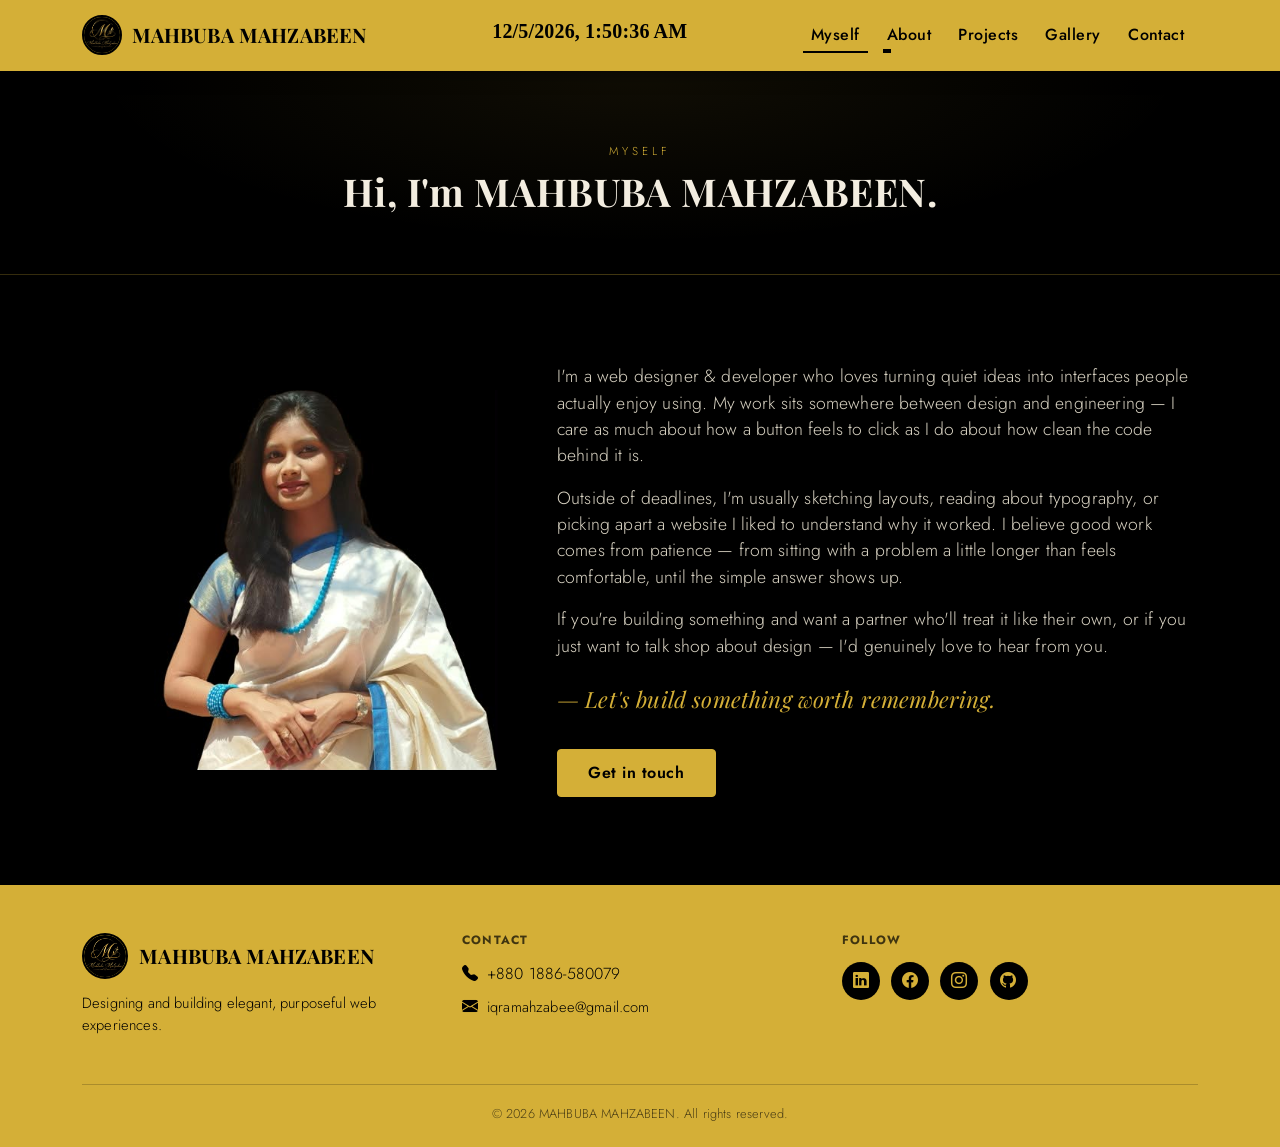
<file: myself.html>
<!DOCTYPE html>
<html lang="en">

<head>
    <meta charset="UTF-8">
    <meta name="viewport" content="width=device-width, initial-scale=1.0">
    <title>Myself — MAHBUBA MAHZABEEN</title>
    <meta name="description" content="A short, friendly introduction to Your Name.">

    <link rel="icon" type="image/png" href="./Images/MY LOGO Pic.jpeg">
    <link rel="apple-touch-icon" href="./Images/MY LOGO Pic.jpeg">

    <link href="https://cdn.jsdelivr.net/npm/bootstrap@5.3.3/dist/css/bootstrap.min.css" rel="stylesheet">
    <link href="https://cdn.jsdelivr.net/npm/bootstrap-icons@1.11.3/font/bootstrap-icons.css" rel="stylesheet">
    <link
        href="https://fonts.googleapis.com/css2?family=Playfair+Display:wght@600;700;800&family=Jost:wght@300;400;500;600;700&display=swap"
        rel="stylesheet">
    <link rel="stylesheet" href="style.css">
</head>

<body>

    <!-- ================= NAVBAR ================= -->
    <nav class="navbar navbar-expand-lg navbar-gold">
        <div class="container">
            <a class="navbar-brand" href="index.html">
                <img src="./Images/MY LOGO Pic.jpeg" alt="Your Name logo">
                <span>MAHBUBA MAHZABEEN</span>
            </a>
            <button class="navbar-toggler" type="button" data-bs-toggle="collapse" data-bs-target="#mainNav"
                aria-controls="mainNav" aria-expanded="false" aria-label="Toggle navigation">
                <span class="navbar-toggler-icon"></span>
            </button>

            <!-- Date Time -->

            <div class="container text-center mb-6">
                <h5 id="clock"></h5>
            </div>

            <div class="collapse navbar-collapse" id="mainNav">
                <ul class="navbar-nav ms-auto mb-2 mb-lg-0 align-items-lg-center">
                    <li class="nav-item"><a class="nav-link" href="myself.html">Myself</a></li>
                    <li class="nav-item dropdown">
                        <a class="nav-link dropdown-toggle" href="#" id="aboutDropdown" role="button"
                            data-bs-toggle="dropdown" aria-expanded="false">About</a>
                        <ul class="dropdown-menu dropdown-menu-end" aria-labelledby="aboutDropdown">
                            <li><a class="dropdown-item" href="intro.html">Introduction</a></li>
                            <li><a class="dropdown-item" href="education.html">Education</a></li>
                            <li><a class="dropdown-item" href="skills.html">Skills</a></li>
                            <li><a class="dropdown-item" href="goals.html">Goals</a></li>
                        </ul>
                    </li>
                    <li class="nav-item"><a class="nav-link" href="works.html">Projects</a></li>
                    <li class="nav-item"><a class="nav-link" href="gallery.html">Gallery</a></li>
                    <li class="nav-item"><a class="nav-link" href="contact.html">Contact</a></li>
                </ul>
            </div>
        </div>
    </nav>

    <!-- ================= PAGE HEADER ================= -->
    <header class="page-header">
        <div class="container">
            <span class="eyebrow d-flex">Myself</span>
            <h1 class="section-title mt-2">Hi, I'm MAHBUBA MAHZABEEN.</h1>
        </div>
    </header>

    <!-- ================= INTRO ================= -->
    <section class="section">
        <div class="container">
            <div class="row align-items-center gy-5">
                <div class="col-lg-5 text-center">
                    <img src="./Images/Photo.jfif" alt="Portrait of Your Name" class="myself-portrait">
                </div>
                <div class="col-lg-7">
                    <p class="section-sub" style="max-width:100%; font-size:1.1rem; color:#d8d2c2;">
                        I'm a web designer &amp; developer who loves turning quiet ideas into interfaces people
                        actually enjoy using. My work sits somewhere between design and engineering — I care as
                        much about how a button feels to click as I do about how clean the code behind it is.
                    </p>
                    <p class="section-sub" style="max-width:100%; font-size:1.1rem; color:#d8d2c2;">
                        Outside of deadlines, I'm usually sketching layouts, reading about typography, or picking
                        apart a website I liked to understand why it worked. I believe good work comes from
                        patience — from sitting with a problem a little longer than feels comfortable, until the
                        simple answer shows up.
                    </p>
                    <p class="section-sub" style="max-width:100%; font-size:1.1rem; color:#d8d2c2;">
                        If you're building something and want a partner who'll treat it like their own, or if
                        you just want to talk shop about design — I'd genuinely love to hear from you.
                    </p>
                    <p class="myself-signature">— Let's build something worth remembering.</p>
                    <a href="contact.html" class="btn btn-gold mt-3">Get in touch</a>
                </div>
            </div>
        </div>
    </section>

    <!-- ================= FOOTER ================= -->
    <footer class="site-footer">
        <div class="container">
            <div class="row gy-4">
                <div class="col-md-4">
                    <div class="footer-brand">
                        <a class="navbar-brand" href="index.html">
                            <img src="./Images/MY LOGO.png" alt="Your Name logo">
                        </a>
                        <span>MAHBUBA MAHZABEEN</span>
                    </div>
                    <p>Designing and building elegant, purposeful web experiences.</p>
                </div>
                <div class="col-md-4">
                    <h6>Contact</h6>
                    <div class="footer-contact-item"><i class="bi bi-telephone-fill"></i> +880 1886-580079</div>
                    <div class="footer-contact-item"><i class="bi bi-envelope-fill"></i> <a
                            href="mailto:iqramahzabee@gmail.com">iqramahzabee@gmail.com</a></div>
                </div>
                <div class="col-md-4">
                    <h6>Follow</h6>
                    <div class="social-icons">
                        <a href="https://www.linkedin.com/in/mahbuba-mahzabeen-6a1262408?utm_source=share_via&utm_content=profile&utm_medium=member_android"
                            target="_blank" rel="noopener" aria-label="LinkedIn"><i class="bi bi-linkedin"></i></a>
                        <a href="https://www.facebook.com/share/1BynC6sabe/" target="_blank" rel="noopener"
                            aria-label="Facebook"><i class="bi bi-facebook"></i></a>
                        <a href="https://www.instagram.com/___mahzabeen___?igsh=MWk3dzBqaW16ZDhwMQ==" target="_blank"
                            rel="noopener" aria-label="Instagram"><i class="bi bi-instagram"></i></a>
                        <a href="https://github.com/iqramahzabee-art" target="_blank" rel="noopener"
                            aria-label="GitHub"><i class="bi bi-github"></i></a>
                    </div>
                </div>
            </div>
            <div class="footer-bottom">&copy; 2026 MAHBUBA MAHZABEEN. All rights reserved.</div>
        </div>
    </footer>

    <script src="https://cdn.jsdelivr.net/npm/bootstrap@5.3.3/dist/js/bootstrap.bundle.min.js"></script>
    <script src="script.js"></script>
</body>

</html>
</file>
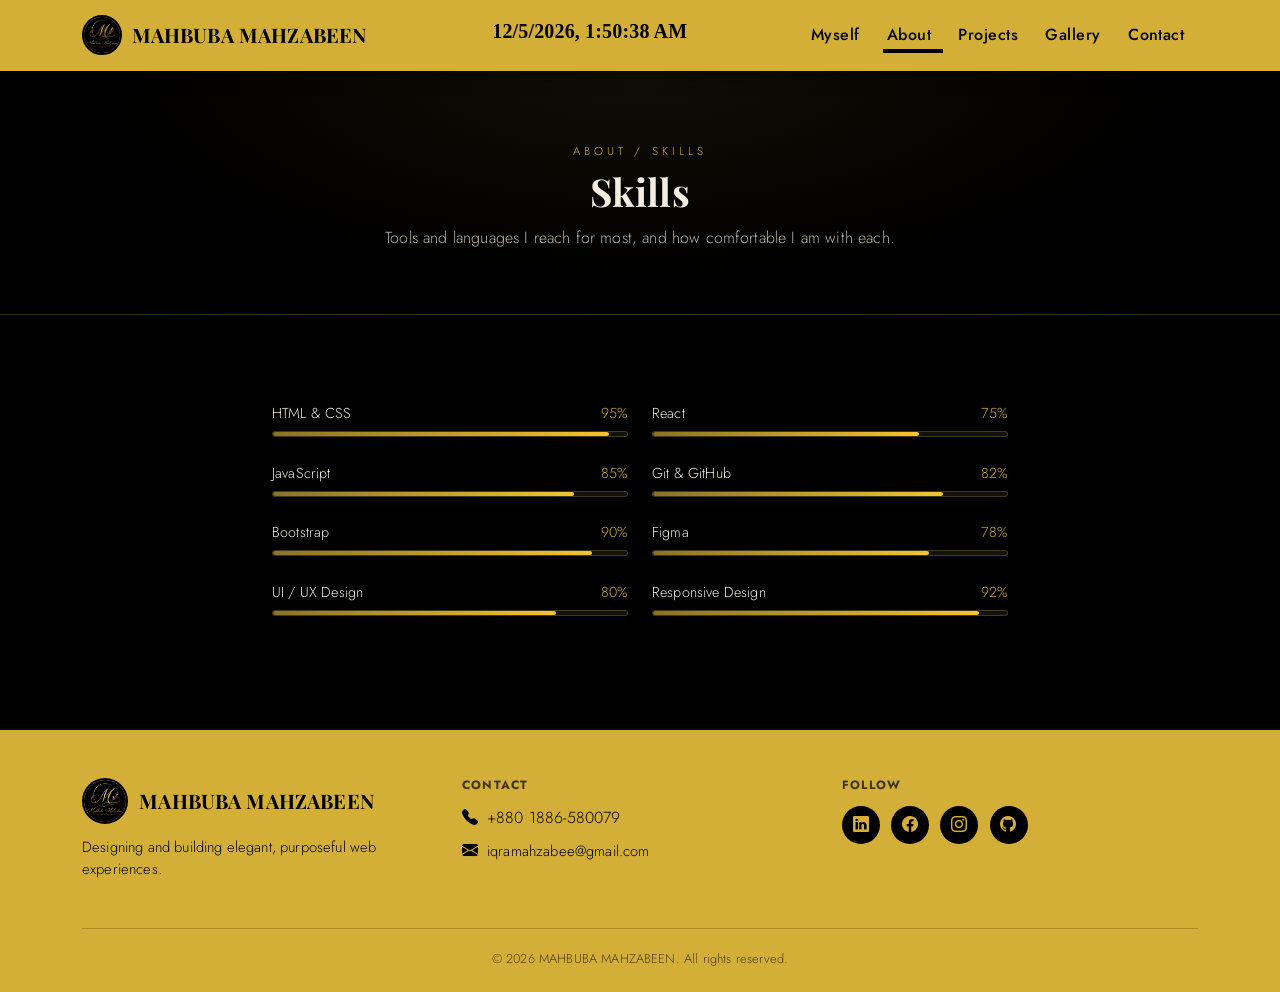
<file: skills.html>
<!DOCTYPE html>
<html lang="en">

<head>
    <meta charset="UTF-8">
    <meta name="viewport" content="width=device-width, initial-scale=1.0">
    <title>Skills — MAHBUBA MAHZABEEN</title>

    <link rel="icon" type="image/png" href="./Images/MY LOGO Pic.jpeg">
    <link rel="apple-touch-icon" href="./Images/MY LOGO Pic.jpeg">

    <link href="https://cdn.jsdelivr.net/npm/bootstrap@5.3.3/dist/css/bootstrap.min.css" rel="stylesheet">
    <link href="https://cdn.jsdelivr.net/npm/bootstrap-icons@1.11.3/font/bootstrap-icons.css" rel="stylesheet">
    <link
        href="https://fonts.googleapis.com/css2?family=Playfair+Display:wght@600;700;800&family=Jost:wght@300;400;500;600;700&display=swap"
        rel="stylesheet">
    <link rel="stylesheet" href="style.css">
</head>

<body>

    <!-- ================= NAVBAR ================= -->
    <nav class="navbar navbar-expand-lg navbar-gold">
        <div class="container">
            <a class="navbar-brand" href="index.html">
                <img src="./Images/MY LOGO Pic.jpeg" alt="Your Name logo">
                <span>MAHBUBA MAHZABEEN</span>
            </a>
            <button class="navbar-toggler" type="button" data-bs-toggle="collapse" data-bs-target="#mainNav"
                aria-controls="mainNav" aria-expanded="false" aria-label="Toggle navigation">
                <span class="navbar-toggler-icon"></span>
            </button>

            <!-- Date Time -->

            <div class="container text-center mb-6">
                <h5 id="clock"></h5>
            </div>

            <div class="collapse navbar-collapse" id="mainNav">
                <ul class="navbar-nav ms-auto mb-2 mb-lg-0 align-items-lg-center">
                    <li class="nav-item"><a class="nav-link" href="myself.html">Myself</a></li>
                    <li class="nav-item dropdown">
                        <a class="nav-link dropdown-toggle" href="#" id="aboutDropdown" role="button"
                            data-bs-toggle="dropdown" aria-expanded="false">About</a>
                        <ul class="dropdown-menu dropdown-menu-end" aria-labelledby="aboutDropdown">
                            <li><a class="dropdown-item" href="intro.html">Introduction</a></li>
                            <li><a class="dropdown-item" href="education.html">Education</a></li>
                            <li><a class="dropdown-item" href="skills.html">Skills</a></li>
                            <li><a class="dropdown-item" href="goals.html">Goals</a></li>
                        </ul>
                    </li>
                    <li class="nav-item"><a class="nav-link" href="works.html">Projects</a></li>
                    <li class="nav-item"><a class="nav-link" href="gallery.html">Gallery</a></li>
                    <li class="nav-item"><a class="nav-link" href="contact.html">Contact</a></li>
                </ul>
            </div>
        </div>
    </nav>

    <!-- ================= PAGE HEADER ================= -->
    <header class="page-header">
        <div class="container">
            <span class="eyebrow d-flex">About / Skills</span>
            <h1 class="section-title mt-2">Skills</h1>
            <p class="section-sub mx-auto">Tools and languages I reach for most, and how comfortable I am with each.</p>
        </div>
    </header>

    <!-- ================= SKILLS ================= -->
    <section class="section">
        <div class="container" style="max-width:760px;">
            <div class="row">
                <div class="col-md-6">

                    <div class="skill-bar-label"><span>HTML &amp; CSS</span><span class="gold-text">95%</span></div>
                    <div class="skill-bar">
                        <div class="skill-bar-fill" data-width="95%"></div>
                    </div>

                    <div class="skill-bar-label"><span>JavaScript</span><span class="gold-text">85%</span></div>
                    <div class="skill-bar">
                        <div class="skill-bar-fill" data-width="85%"></div>
                    </div>

                    <div class="skill-bar-label"><span>Bootstrap</span><span class="gold-text">90%</span></div>
                    <div class="skill-bar">
                        <div class="skill-bar-fill" data-width="90%"></div>
                    </div>

                    <div class="skill-bar-label"><span>UI / UX Design</span><span class="gold-text">80%</span></div>
                    <div class="skill-bar">
                        <div class="skill-bar-fill" data-width="80%"></div>
                    </div>

                </div>
                <div class="col-md-6">

                    <div class="skill-bar-label"><span>React</span><span class="gold-text">75%</span></div>
                    <div class="skill-bar">
                        <div class="skill-bar-fill" data-width="75%"></div>
                    </div>

                    <div class="skill-bar-label"><span>Git &amp; GitHub</span><span class="gold-text">82%</span></div>
                    <div class="skill-bar">
                        <div class="skill-bar-fill" data-width="82%"></div>
                    </div>

                    <div class="skill-bar-label"><span>Figma</span><span class="gold-text">78%</span></div>
                    <div class="skill-bar">
                        <div class="skill-bar-fill" data-width="78%"></div>
                    </div>

                    <div class="skill-bar-label"><span>Responsive Design</span><span class="gold-text">92%</span></div>
                    <div class="skill-bar">
                        <div class="skill-bar-fill" data-width="92%"></div>
                    </div>

                </div>
            </div>
        </div>
    </section>

    <!-- ================= FOOTER ================= -->
    <footer class="site-footer">
        <div class="container">
            <div class="row gy-4">
                <div class="col-md-4">
                    <div class="footer-brand">
                        <a class="navbar-brand" href="index.html">
                            <img src="./Images/MY LOGO.png" alt="Your Name logo">
                        </a>
                        <span>MAHBUBA MAHZABEEN</span>
                    </div>
                    <p>Designing and building elegant, purposeful web experiences.</p>
                </div>
                <div class="col-md-4">
                    <h6>Contact</h6>
                    <div class="footer-contact-item"><i class="bi bi-telephone-fill"></i> +880 1886-580079</div>
                    <div class="footer-contact-item"><i class="bi bi-envelope-fill"></i> <a
                            href="mailto:iqramahzabee@gmail.com">iqramahzabee@gmail.com</a></div>
                </div>
                <div class="col-md-4">
                    <h6>Follow</h6>
                    <div class="social-icons">
                        <a href="https://www.linkedin.com/in/mahbuba-mahzabeen-6a1262408?utm_source=share_via&utm_content=profile&utm_medium=member_android"
                            target="_blank" rel="noopener" aria-label="LinkedIn"><i class="bi bi-linkedin"></i></a>
                        <a href="https://www.facebook.com/share/1BynC6sabe/" target="_blank" rel="noopener"
                            aria-label="Facebook"><i class="bi bi-facebook"></i></a>
                        <a href="https://www.instagram.com/___mahzabeen___?igsh=MWk3dzBqaW16ZDhwMQ==" target="_blank"
                            rel="noopener" aria-label="Instagram"><i class="bi bi-instagram"></i></a>
                        <a href="https://github.com/iqramahzabee-art" target="_blank" rel="noopener"
                            aria-label="GitHub"><i class="bi bi-github"></i></a>
                    </div>
                </div>
            </div>
            <div class="footer-bottom">&copy; 2026 MAHBUBA MAHZABEEN. All rights reserved.</div>
        </div>
    </footer>

    <script src="https://cdn.jsdelivr.net/npm/bootstrap@5.3.3/dist/js/bootstrap.bundle.min.js"></script>
    <script src="script.js"></script>
</body>

</html>
</file>
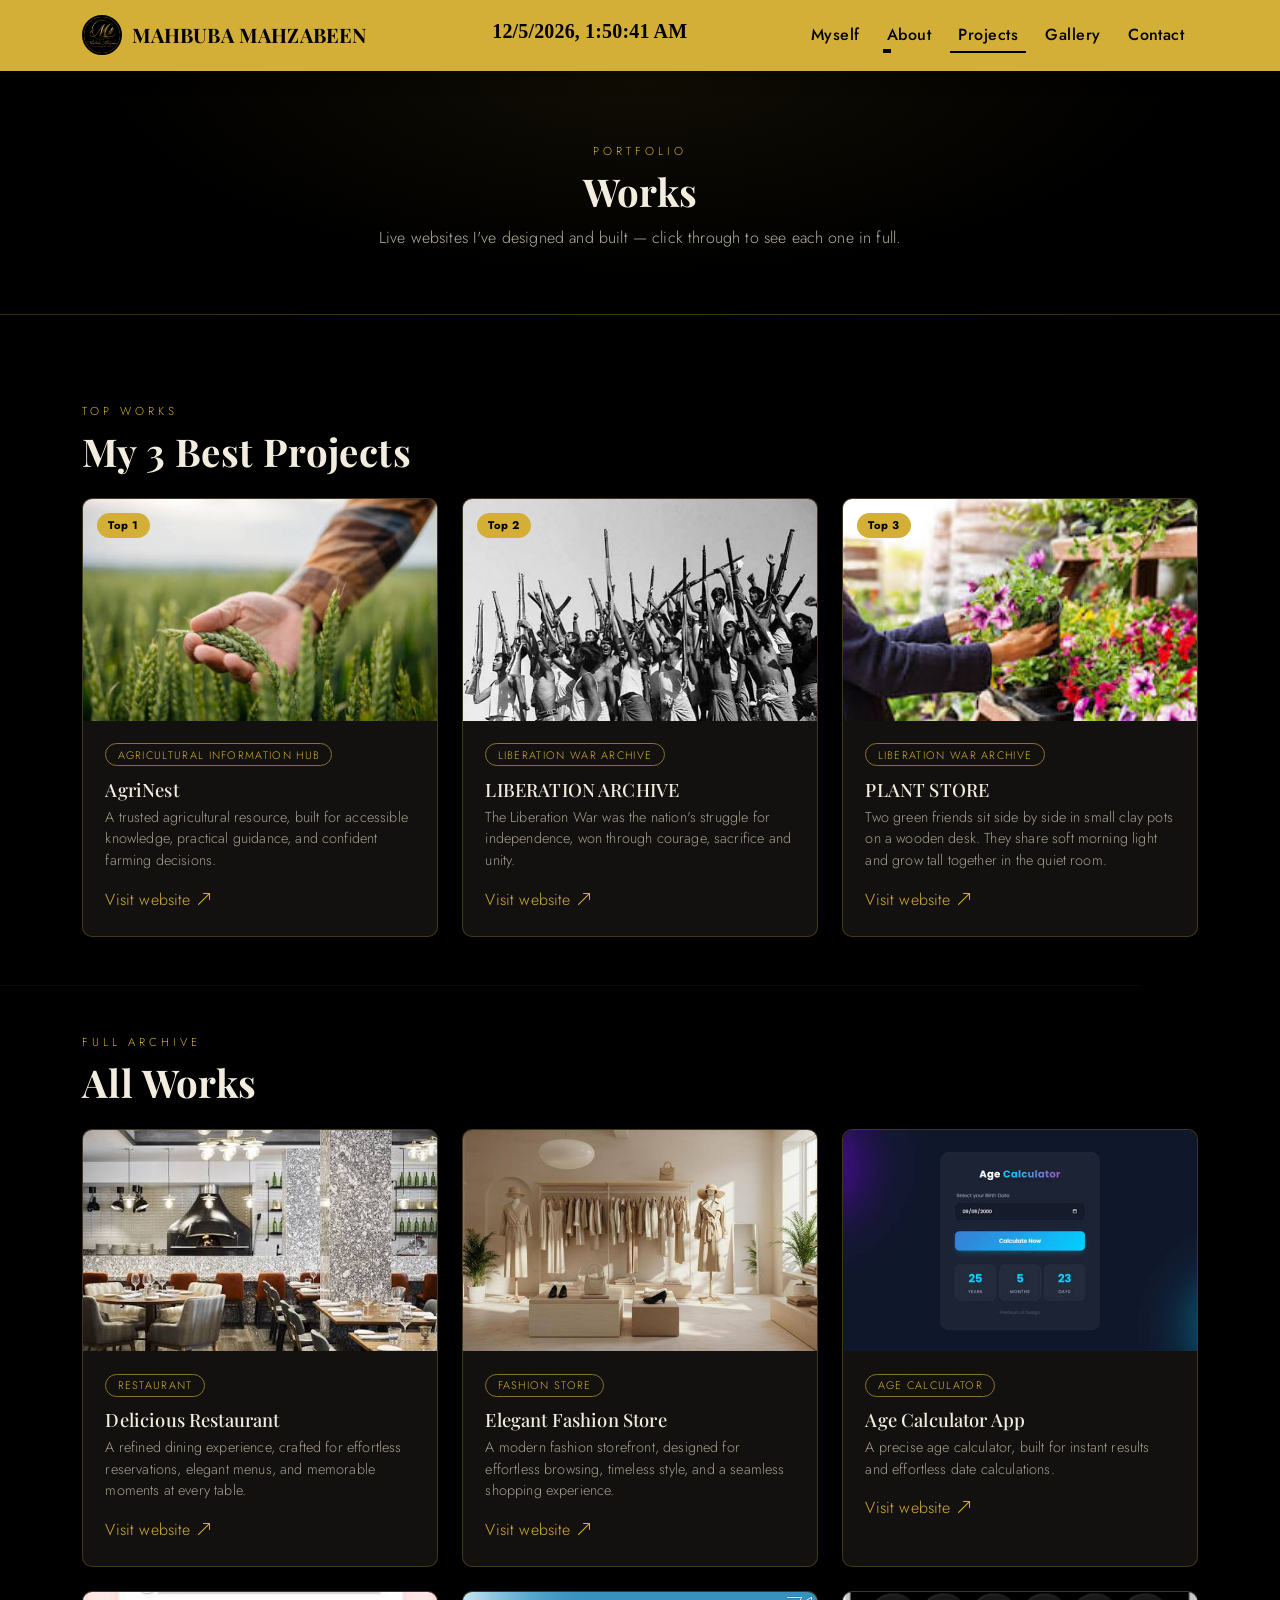
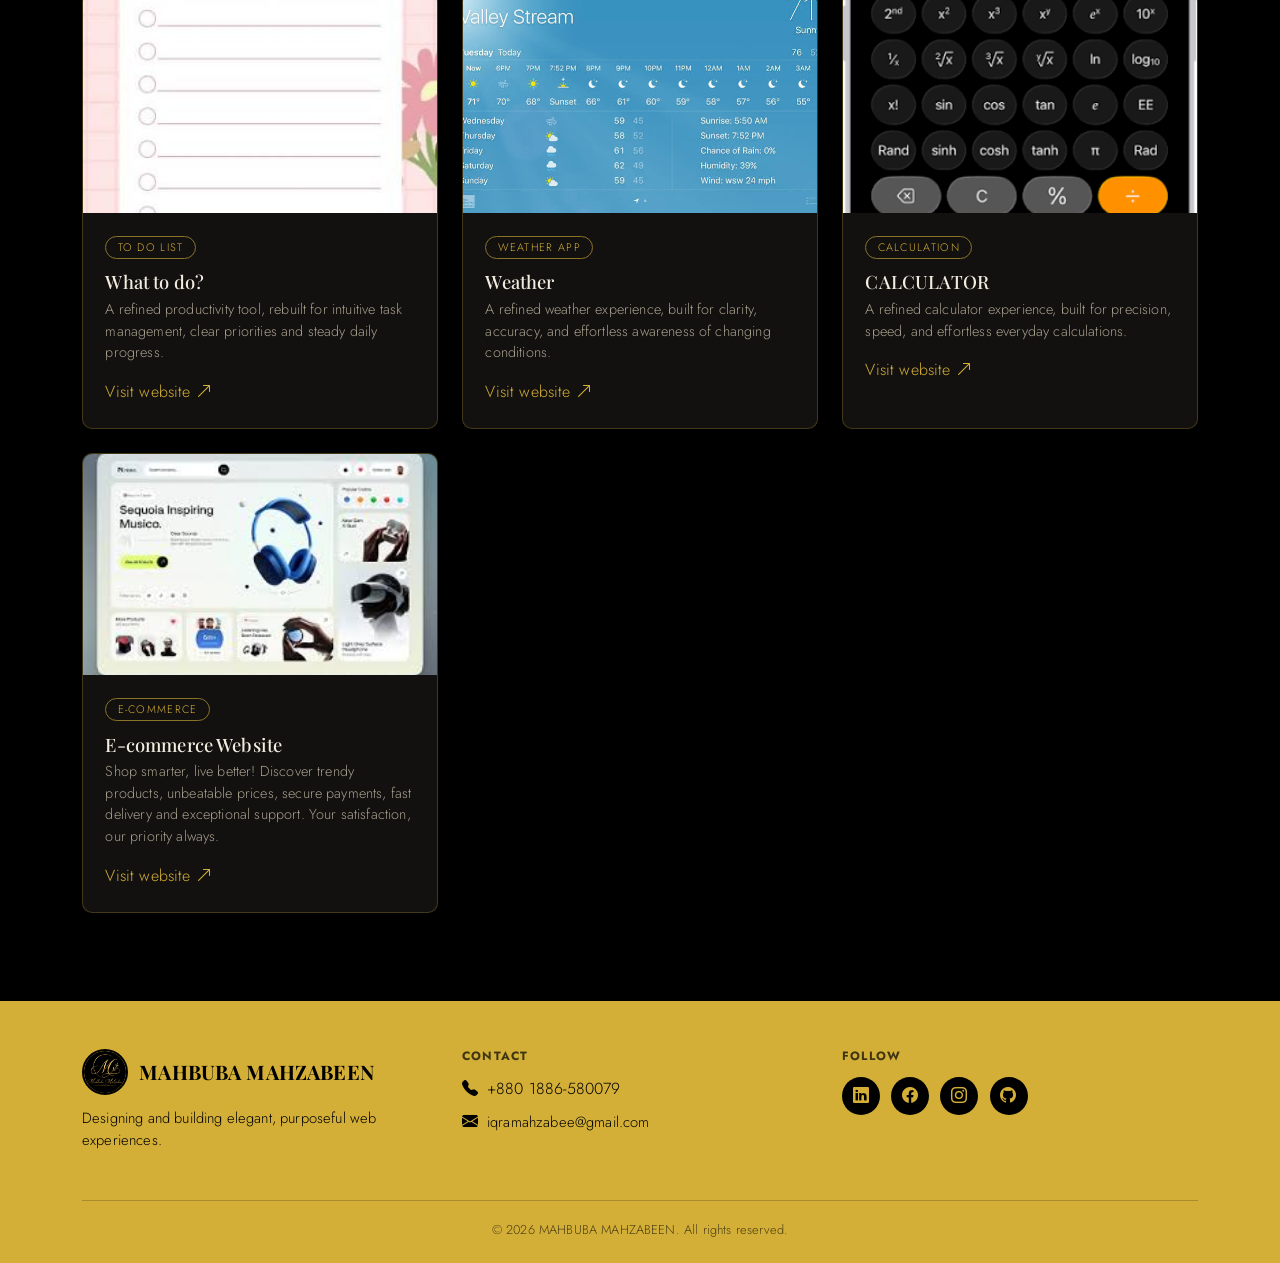
<file: works.html>
<!DOCTYPE html>
<html lang="en">

<head>
    <meta charset="UTF-8">
    <meta name="viewport" content="width=device-width, initial-scale=1.0">
    <title>Works — MAHBUBA MAHZABEEN</title>

    <link rel="icon" type="image/png" href="./Images/MY LOGO Pic.jpeg">
    <link rel="apple-touch-icon" href="./Images/MY LOGO Pic.jpeg">

    <link href="https://cdn.jsdelivr.net/npm/bootstrap@5.3.3/dist/css/bootstrap.min.css" rel="stylesheet">
    <link href="https://cdn.jsdelivr.net/npm/bootstrap-icons@1.11.3/font/bootstrap-icons.css" rel="stylesheet">
    <link
        href="https://fonts.googleapis.com/css2?family=Playfair+Display:wght@600;700;800&family=Jost:wght@300;400;500;600;700&display=swap"
        rel="stylesheet">
    <link rel="stylesheet" href="style.css">
</head>

<body>

    <!-- ================= NAVBAR ================= -->
    <nav class="navbar navbar-expand-lg navbar-gold">
        <div class="container">
            <a class="navbar-brand" href="index.html">
                <img src="./Images/MY LOGO Pic.jpeg" alt="Your Name logo">
                <span>MAHBUBA MAHZABEEN</span>
            </a>
            <button class="navbar-toggler" type="button" data-bs-toggle="collapse" data-bs-target="#mainNav"
                aria-controls="mainNav" aria-expanded="false" aria-label="Toggle navigation">
                <span class="navbar-toggler-icon"></span>
            </button>

            <!-- Date Time -->
            <div class="container text-center mb-6">
                <h5 id="clock"></h5>
            </div>

            <div class="collapse navbar-collapse" id="mainNav">
                <ul class="navbar-nav ms-auto mb-2 mb-lg-0 align-items-lg-center">
                    <li class="nav-item"><a class="nav-link" href="myself.html">Myself</a></li>
                    <li class="nav-item dropdown">
                        <a class="nav-link dropdown-toggle" href="#" id="aboutDropdown" role="button"
                            data-bs-toggle="dropdown" aria-expanded="false">About</a>
                        <ul class="dropdown-menu dropdown-menu-end" aria-labelledby="aboutDropdown">
                            <li><a class="dropdown-item" href="intro.html">Introduction</a></li>
                            <li><a class="dropdown-item" href="education.html">Education</a></li>
                            <li><a class="dropdown-item" href="skills.html">Skills</a></li>
                            <li><a class="dropdown-item" href="goals.html">Goals</a></li>
                        </ul>
                    </li>
                    <li class="nav-item"><a class="nav-link" href="works.html">Projects</a></li>
                    <li class="nav-item"><a class="nav-link" href="gallery.html">Gallery</a></li>
                    <li class="nav-item"><a class="nav-link" href="contact.html">Contact</a></li>
                </ul>
            </div>
        </div>
    </nav>

    <!-- ================= PAGE HEADER ================= -->
    <header class="page-header">
        <div class="container">
            <span class="eyebrow d-flex">Portfolio</span>
            <h1 class="section-title mt-2">Works</h1>
            <p class="section-sub mx-auto">Live websites I've designed and built — click through to see each one in
                full.</p>
        </div>
    </header>

    <!-- ================= TOP WORKS ================= -->
    <section class="section pb-0">
        <div class="container">
            <span class="eyebrow d-flex">Top Works</span>
            <h2 class="section-title mt-2 mb-4">My 3 Best Projects</h2>

            <div class="row g-4">

                <div class="col-md-4">
                    <a href="https://iqramahzabee-art.github.io/Agricultural-Information-Hub/" target="_blank"
                        rel="noopener" class="work-card d-block position-relative">
                        <span class="top-badge">Top 1</span>
                        <div class="work-img-wrap">
                            <img src="./Images/Agriculture.jfif" alt="Project Aurora screenshot">
                        </div>
                        <div class="work-body">
                            <span class="work-tag">Agricultural Information Hub</span>
                            <h5>AgriNest</h5>
                            <p>A trusted agricultural resource, built for accessible knowledge, practical guidance, and
                                confident farming decisions.</p>
                            <span class="gold-text">Visit website <i class="bi bi-arrow-up-right"></i></span>
                        </div>
                    </a>
                </div>

                <div class="col-md-4">
                    <a href="https://iqramahzabee-art.github.io/Liberation-War/" target="_blank" rel="noopener"
                        class="work-card d-block position-relative">
                        <span class="top-badge">Top 2</span>
                        <div class="work-img-wrap">
                            <img src="./Images/1971.jfif" alt="Project Lumen screenshot">
                        </div>
                        <div class="work-body">
                            <span class="work-tag">Liberation War Archive</span>
                            <h5>LIBERATION ARCHIVE</h5>
                            <p>The Liberation War was the nation's struggle for independence, won through courage,
                                sacrifice and unity.</p>
                            <span class="gold-text">Visit website <i class="bi bi-arrow-up-right"></i></span>
                        </div>
                    </a>
                </div>

                <div class="col-md-4">
                    <a href="https://iqramahzabee-art.github.io/Plant-Store/" target="_blank" rel="noopener"
                        class="work-card d-block position-relative">
                        <span class="top-badge">Top 3</span>
                        <div class="work-img-wrap">
                            <img src="./Images/Plant Store.jfif" alt="Project Lumen screenshot">
                        </div>
                        <div class="work-body">
                            <span class="work-tag">Liberation War Archive</span>
                            <h5>PLANT STORE</h5>
                            <p>Two green friends sit side by side in small clay pots on a wooden desk. They share soft
                                morning light and grow tall together in the quiet room.</p>
                            <span class="gold-text">Visit website <i class="bi bi-arrow-up-right"></i></span>
                        </div>
                    </a>
                </div>

            </div>
        </div>
    </section>

    <hr class="hairline container">

    <!-- ================= ALL WORKS ================= -->
    <section class="section pt-0">
        <div class="container">
            <span class="eyebrow d-flex">Full Archive</span>
            <h2 class="section-title mt-2 mb-4">All Works</h2>

            <div class="row g-4">

                <div class="col-md-6 col-lg-4">
                    <a href="https://iqramahzabee-art.github.io/Restaurant/" target="_blank" rel="noopener"
                        class="work-card d-block">
                        <div class="work-img-wrap"><img src="./Images/Restaurant.jfif" alt="Orchard Cafe website"></div>
                        <div class="work-body">
                            <span class="work-tag">Restaurant</span>
                            <h5>Delicious Restaurant</h5>
                            <p>A refined dining experience, crafted for effortless reservations, elegant menus, and
                                memorable moments at every table.</p>
                            <span class="gold-text">Visit website <i class="bi bi-arrow-up-right"></i></span>
                        </div>
                    </a>
                </div>

                <div class="col-md-6 col-lg-4">
                    <a href="https://iqramahzabee-art.github.io/Fashion-Store/" target="_blank" rel="noopener"
                        class="work-card d-block">
                        <div class="work-img-wrap"><img src="./Images/Fashion Store.jfif" alt="Wren Agency website">
                        </div>
                        <div class="work-body">
                            <span class="work-tag">Fashion Store</span>
                            <h5>Elegant Fashion Store</h5>
                            <p>A modern fashion storefront, designed for effortless browsing, timeless style, and a
                                seamless shopping experience.</p>
                            <span class="gold-text">Visit website <i class="bi bi-arrow-up-right"></i></span>
                        </div>
                    </a>
                </div>

                <div class="col-md-6 col-lg-4">
                    <a href="https://iqramahzabee-art.github.io/Age-Calculator/" target="_blank" rel="noopener"
                        class="work-card d-block">
                        <div class="work-img-wrap"><img src="./Images/Age Calculator.jfif"
                                alt="Pathwise app landing page"></div>
                        <div class="work-body">
                            <span class="work-tag">Age Calculator</span>
                            <h5>Age Calculator App</h5>
                            <p>A precise age calculator, built for instant results and effortless date calculations.</p>
                            <span class="gold-text">Visit website <i class="bi bi-arrow-up-right"></i></span>
                        </div>
                    </a>
                </div>

                <div class="col-md-6 col-lg-4">
                    <a href="https://iqramahzabee-art.github.io/To-Do-List/" target="_blank" rel="noopener"
                        class="work-card d-block">
                        <div class="work-img-wrap"><img src="./Images/to do list.jfif" alt="Project Lumen"></div>
                        <div class="work-body">
                            <span class="work-tag">To Do List</span>
                            <h5>What to do?</h5>
                            <p>A refined productivity tool, rebuilt for intuitive task management, clear priorities and
                                steady daily progress.</p>
                            <span class="gold-text">Visit website <i class="bi bi-arrow-up-right"></i></span>
                        </div>
                    </a>
                </div>

                <div class="col-md-6 col-lg-4">
                    <a href="https://iqramahzabee-art.github.io/Weather-app/" target="_blank" rel="noopener"
                        class="work-card d-block">
                        <div class="work-img-wrap"><img src="./Images/Weather App.jfif" alt="Project Lumen"></div>
                        <div class="work-body">
                            <span class="work-tag">Weather App</span>
                            <h5>Weather</h5>
                            <p>A refined weather experience, built for clarity, accuracy, and effortless awareness of
                                changing conditions.</p>
                            <span class="gold-text">Visit website <i class="bi bi-arrow-up-right"></i></span>
                        </div>
                    </a>
                </div>

                <div class="col-md-6 col-lg-4">
                    <a href="https://iqramahzabee-art.github.io/Calculator/" target="_blank" rel="noopener"
                        class="work-card d-block">
                        <div class="work-img-wrap"><img src="./Images/Calculator.png" alt="Project Lumen"></div>
                        <div class="work-body">
                            <span class="work-tag">Calculation</span>
                            <h5>CALCULATOR</h5>
                            <p>A refined calculator experience, built for precision, speed, and effortless everyday
                                calculations.</p>
                            <span class="gold-text">Visit website <i class="bi bi-arrow-up-right"></i></span>
                        </div>
                    </a>
                </div>

                <div class="col-md-6 col-lg-4">
                    <a href="https://iqramahzabee-art.github.io/E-commerce-Website/" target="_blank" rel="noopener"
                        class="work-card d-block">
                        <div class="work-img-wrap"><img src="./Images/e-commerce.jfif" alt="Project Lumen"></div>
                        <div class="work-body">
                            <span class="work-tag">E-commerce</span>
                            <h5>E-commerce Website</h5>
                            <p>Shop smarter, live better! Discover trendy products, unbeatable prices, secure payments,
                                fast delivery and exceptional support. Your satisfaction, our priority always.
                            </p>
                            <span class="gold-text">Visit website <i class="bi bi-arrow-up-right"></i></span>
                        </div>
                    </a>
                </div>

            </div>
        </div>
    </section>

    <!-- ================= FOOTER ================= -->
    <footer class="site-footer">
        <div class="container">
            <div class="row gy-4">
                <div class="col-md-4">
                    <div class="footer-brand">
                        <a class="navbar-brand" href="index.html">
                            <img src="./Images/MY LOGO.png" alt="Your Name logo">
                        </a>
                        <span>MAHBUBA MAHZABEEN</span>
                    </div>
                    <p>Designing and building elegant, purposeful web experiences.</p>
                </div>
                <div class="col-md-4">
                    <h6>Contact</h6>
                    <div class="footer-contact-item"><i class="bi bi-telephone-fill"></i> +880 1886-580079</div>
                    <div class="footer-contact-item"><i class="bi bi-envelope-fill"></i> <a
                            href="mailto:iqramahzabee@gmail.com">iqramahzabee@gmail.com</a></div>
                </div>
                <div class="col-md-4">
                    <h6>Follow</h6>
                    <div class="social-icons">
                        <a href="https://www.linkedin.com/in/mahbuba-mahzabeen-6a1262408?utm_source=share_via&utm_content=profile&utm_medium=member_android"
                            target="_blank" rel="noopener" aria-label="LinkedIn"><i class="bi bi-linkedin"></i></a>
                        <a href="https://www.facebook.com/share/1BynC6sabe/" target="_blank" rel="noopener"
                            aria-label="Facebook"><i class="bi bi-facebook"></i></a>
                        <a href="https://www.instagram.com/___mahzabeen___?igsh=MWk3dzBqaW16ZDhwMQ==" target="_blank"
                            rel="noopener" aria-label="Instagram"><i class="bi bi-instagram"></i></a>
                        <a href="https://github.com/iqramahzabee-art" target="_blank" rel="noopener"
                            aria-label="GitHub"><i class="bi bi-github"></i></a>
                    </div>
                </div>
            </div>
            <div class="footer-bottom">&copy; 2026 MAHBUBA MAHZABEEN. All rights reserved.</div>
        </div>
    </footer>

    <script src="https://cdn.jsdelivr.net/npm/bootstrap@5.3.3/dist/js/bootstrap.bundle.min.js"></script>
    <script src="script.js"></script>
</body>

</html>
</file>
<file: style.css>
:root {
    --black: #000000;
    --black-soft: #0b0b0b;
    --black-elevated: #131110;
    --gold: #d4af37;
    --gold-bright: #f4c430;
    --gold-dim: #8a7326;
    --ivory: #f3ede0;
    --hairline: rgba(212, 175, 55, 0.25);
}

* {
    box-sizing: border-box;
}

html {
    scroll-behavior: smooth;
}

body {
    background-color: var(--black);
    color: var(--ivory);
    font-family: 'Jost', sans-serif;
    font-weight: 300;
    letter-spacing: 0.01em;
    overflow-x: hidden;
}

h1,
h2,
h3,
h4,
.display {
    font-family: 'Playfair Display', serif;
    font-weight: 700;
    color: var(--ivory);
    letter-spacing: 0.01em;
}

a {
    text-decoration: none;
    color: inherit;
}

::selection {
    background: var(--gold);
    color: var(--black);
}

/* focus visibility for accessibility */
a:focus-visible,
button:focus-visible,
input:focus-visible,
textarea:focus-visible {
    outline: 2px solid var(--gold-bright);
    outline-offset: 3px;
}

@media (prefers-reduced-motion: reduce) {

    *,
    *::before,
    *::after {
        animation-duration: 0.001ms !important;
        transition-duration: 0.001ms !important;
    }
}

.eyebrow {
    font-family: 'Jost', sans-serif;
    text-transform: uppercase;
    letter-spacing: 0.35em;
    font-size: 0.72rem;
    color: var(--gold);
}

.gold-text {
    color: var(--gold);
}

.hairline {
    border: none;
    border-top: 1px solid var(--hairline);
    margin: 3rem 0;
}

.section {
    padding: 5.5rem 0;
}

.section-title {
    font-size: clamp(1.9rem, 3vw, 2.8rem);
    margin-bottom: 0.75rem;
}

.section-sub {
    color: #b9b2a0;
    max-width: 640px;
    font-weight: 300;
}

/* ==========================================================================
   NAVBAR — gold background, black text, sticky
   ========================================================================== */

.navbar-gold {
    background-color: var(--gold);
    padding: 0.65rem 0;
    position: sticky;
    top: 0;
    z-index: 1000;
    box-shadow: 0 2px 18px rgba(0, 0, 0, 0.45);
}

.navbar-gold .navbar-brand {
    display: flex;
    align-items: center;
    gap: 0.6rem;
    font-family: 'Playfair Display', serif;
    font-weight: 700;
    font-size: 1.25rem;
    color: var(--black) !important;
}

.navbar-gold .navbar-brand img {
    width: 40px;
    height: 40px;
    border-radius: 50%;
    border: 2px solid var(--black);
}

.navbar-gold .nav-link {
    color: var(--black) !important;
    font-weight: 500;
    letter-spacing: 0.03em;
    margin: 0 0.35rem;
    position: relative;
}

.navbar-gold .nav-link::after {
    content: "";
    position: absolute;
    left: 0;
    bottom: 2px;
    width: 0%;
    height: 2px;
    background: var(--black);
    transition: width 0.25s ease;
}

.navbar-gold .nav-link:hover::after,
.navbar-gold .nav-link.active::after {
    width: 100%;
}

.navbar-gold .dropdown-menu {
    background-color: var(--black);
    border: 1px solid var(--gold);
    border-radius: 10px;
    overflow: hidden;
    margin-top: 0.5rem;
}

.navbar-gold .dropdown-item {
    color: var(--gold);
    font-weight: 400;
    padding: 0.6rem 1.2rem;
}

.navbar-gold .dropdown-item:hover,
.navbar-gold .dropdown-item:focus {
    background-color: var(--gold);
    color: var(--black);
}

.navbar-toggler {
    border-color: var(--black) !important;
}

.navbar-toggler-icon {
    filter: invert(1);
}

/* ==========================================================================
   HERO SLIDER
   ========================================================================== */

.hero-carousel {
    height: 88vh;
    min-height: 480px;
}

.hero-carousel .carousel-item {
    height: 88vh;
    min-height: 480px;
    background-size: cover;
    background-position: center;
    position: relative;
}

.hero-carousel .carousel-item::after {
    content: "";
    position: absolute;
    inset: 0;
    background: linear-gradient(180deg, rgba(0, 0, 0, 0.55) 0%, rgba(0, 0, 0, 0.75) 60%, #000 100%);
}

.hero-caption {
    position: relative;
    z-index: 2;
    height: 100%;
    display: flex;
    flex-direction: column;
    align-items: flex-start;
    justify-content: center;
    padding: 0 8%;
    max-width: 900px;
}

.hero-caption .eyebrow {
    margin-bottom: 0.8rem;
}

.hero-caption h2 {
    font-size: clamp(2.2rem, 5.5vw, 4.2rem);
    line-height: 1.1;
    margin-bottom: 1rem;
}

.hero-caption p {
    color: #d8d2c2;
    font-size: 1.1rem;
    max-width: 520px;
}

.hero-carousel .carousel-indicators [data-bs-target] {
    background-color: var(--gold);
    width: 10px;
    height: 10px;
    border-radius: 50%;
    opacity: 0.5;
}

.hero-carousel .carousel-indicators .active {
    opacity: 1;
}

.hero-carousel .carousel-control-prev-icon,
.hero-carousel .carousel-control-next-icon {
    filter: invert(72%) sepia(44%) saturate(500%) hue-rotate(1deg) brightness(95%);
    width: 1.8rem;
    height: 1.8rem;
}

/* ==========================================================================
   BUTTONS
   ========================================================================== */

.btn-gold {
    background-color: var(--gold);
    color: var(--black);
    border: 1px solid var(--gold);
    font-weight: 600;
    letter-spacing: 0.03em;
    padding: 0.7rem 1.9rem;
    border-radius: 4px;
    transition: all 0.25s ease;
}

.btn-gold:hover {
    background-color: transparent;
    color: var(--gold);
    border-color: var(--gold);
}

.btn-outline-gold {
    background: transparent;
    color: var(--gold);
    border: 1px solid var(--gold);
    font-weight: 500;
    padding: 0.65rem 1.7rem;
    border-radius: 4px;
    transition: all 0.25s ease;
}

.btn-outline-gold:hover {
    background: var(--gold);
    color: var(--black);
}

/* ==========================================================================
   MOTTO / "NITIKOTHA" SECTION
   ========================================================================== */

.motto-section {
    background: var(--black-soft);
    border-top: 1px solid var(--hairline);
    border-bottom: 1px solid var(--hairline);
    text-align: center;
    padding: 5rem 1.5rem;
    position: relative;
}

.motto-section .motto-mark {
    font-family: 'Playfair Display', serif;
    font-size: 4rem;
    color: var(--gold-dim);
    line-height: 0.5;
    margin-bottom: 1.2rem;
}

.motto-section p {
    font-family: 'Playfair Display', serif;
    font-size: clamp(1.3rem, 2.6vw, 2.1rem);
    font-weight: 600;
    max-width: 880px;
    margin: 0 auto;
    color: var(--ivory);
    line-height: 1.5;
}

.motto-section p span {
    color: var(--gold);
}

/* ==========================================================================
   QUOTE SECTION
   ========================================================================== */

.quote-section {
    padding: 5rem 1.5rem;
    text-align: center;
}

.quote-section blockquote {
    font-family: 'Playfair Display', serif;
    font-style: italic;
    font-size: clamp(1.15rem, 2.2vw, 1.6rem);
    max-width: 760px;
    margin: 0 auto 1.75rem;
    color: #e9e2cf;
    line-height: 1.6;
}

.quote-author {
    display: flex;
    align-items: center;
    justify-content: center;
    gap: 0.75rem;
}

.quote-author img {
    width: 46px;
    height: 46px;
    border-radius: 50%;
    border: 2px solid var(--gold);
    object-fit: cover;
}

.quote-author .name {
    color: var(--gold);
    font-weight: 600;
    font-size: 0.95rem;
}

.quote-author .role {
    color: #8a8478;
    font-size: 0.8rem;
    display: block;
}

/* ==========================================================================
   CARDS — works / gallery
   ========================================================================== */

.work-card {
    background: var(--black-elevated);
    border: 1px solid var(--hairline);
    border-radius: 10px;
    overflow: hidden;
    transition: transform 0.3s ease, border-color 0.3s ease;
    height: 100%;
}

.work-card:hover {
    transform: translateY(-6px);
    border-color: var(--gold);
}

.work-card .work-img-wrap {
    position: relative;
    overflow: hidden;
    aspect-ratio: 16/10;
}

.work-card .work-img-wrap img {
    width: 100%;
    height: 100%;
    object-fit: cover;
    transition: transform 0.5s ease;
}

.work-card:hover .work-img-wrap img {
    transform: scale(1.08);
}

.work-card .work-body {
    padding: 1.3rem 1.4rem 1.5rem;
}

.work-card .work-body h5 {
    font-family: 'Playfair Display', serif;
    margin-bottom: 0.35rem;
    font-size: 1.15rem;
}

.work-card .work-body p {
    color: #a79f8d;
    font-size: 0.9rem;
    margin-bottom: 1rem;
}

.work-tag {
    display: inline-block;
    font-size: 0.68rem;
    text-transform: uppercase;
    letter-spacing: 0.12em;
    color: var(--gold);
    border: 1px solid var(--gold-dim);
    border-radius: 20px;
    padding: 0.15rem 0.7rem;
    margin-bottom: 0.8rem;
}

.top-badge {
    position: absolute;
    top: 14px;
    left: 14px;
    z-index: 2;
    background: var(--gold);
    color: var(--black);
    font-size: 0.7rem;
    font-weight: 700;
    letter-spacing: 0.05em;
    padding: 0.25rem 0.7rem;
    border-radius: 20px;
}

/* Gallery grid image tiles */
.gallery-tile {
    position: relative;
    border-radius: 10px;
    overflow: hidden;
    border: 1px solid var(--hairline);
    aspect-ratio: 4/3;
}

.gallery-tile img {
    width: 100%;
    height: 100%;
    object-fit: cover;
    transition: transform 0.5s ease;
}

.gallery-tile:hover img {
    transform: scale(1.1);
}

.gallery-tile .tile-caption {
    position: absolute;
    inset: auto 0 0 0;
    background: linear-gradient(180deg, transparent, rgba(0, 0, 0, 0.9));
    color: var(--gold);
    padding: 1.5rem 1rem 0.8rem;
    font-size: 0.9rem;
    font-weight: 500;
}

/* ==========================================================================
   PAGE HEADER (inner pages)
   ========================================================================== */

.page-header {
    padding: 4.5rem 0 3rem;
    text-align: center;
    border-bottom: 1px solid var(--hairline);
    background:
        radial-gradient(ellipse at top, rgba(212, 175, 55, 0.08), transparent 60%);
}

.page-header .eyebrow {
    justify-content: center;
}

/* ==========================================================================
   MYSELF PAGE
   ========================================================================== */

.myself-portrait {
    width: 100%;
    max-width: 380px;
    aspect-ratio: 4/4;
    object-fit: cover;
}

.myself-signature {
    font-family: 'Playfair Display', serif;
    font-style: italic;
    color: var(--gold);
    font-size: 1.4rem;
    margin-top: 1.5rem;
}

/* ==========================================================================
   ABOUT SUB-PAGES (education / experience / skills / goals)
   ========================================================================== */

.timeline-item {
    border-left: 2px solid var(--gold-dim);
    padding: 0 0 2.5rem 1.75rem;
    position: relative;
}

.timeline-item::before {
    content: "";
    position: absolute;
    left: -7px;
    top: 4px;
    width: 12px;
    height: 12px;
    border-radius: 50%;
    background: var(--gold);
}

.timeline-item:last-child {
    padding-bottom: 0;
}

.timeline-item .period {
    color: var(--gold);
    font-size: 0.8rem;
    text-transform: uppercase;
    letter-spacing: 0.08em;
}

.skill-bar-label {
    display: flex;
    justify-content: space-between;
    font-size: 0.9rem;
    margin-bottom: 0.4rem;
}

.skill-bar {
    height: 6px;
    background: var(--black-elevated);
    border: 1px solid var(--hairline);
    border-radius: 10px;
    overflow: hidden;
    margin-bottom: 1.6rem;
}

.skill-bar-fill {
    height: 100%;
    background: linear-gradient(90deg, var(--gold-dim), var(--gold-bright));
    border-radius: 10px;
}

.goal-card {
    background: var(--black-elevated);
    border: 1px solid var(--hairline);
    border-radius: 10px;
    padding: 2rem 1.6rem;
    height: 100%;
}

.goal-card .goal-num {
    font-family: 'Playfair Display', serif;
    font-size: 1.6rem;
    color: var(--gold-dim);
    margin-bottom: 0.6rem;
}

/* ==========================================================================
   CONTACT PAGE
   ========================================================================== */

.contact-logo-big {
    width: 130px;
    height: 130px;
    border-radius: 50%;
    border: 3px solid var(--gold);
    padding: 6px;
}

/* golden rounded form box, black text */
.contact-box {
    background-color: var(--gold);
    border-radius: 18px;
    padding: 2.5rem 2.2rem;
    color: var(--black);
    box-shadow: 0 20px 60px rgba(212, 175, 55, 0.15);
}

.contact-box label {
    color: var(--black);
    font-weight: 600;
    font-size: 0.88rem;
    margin-bottom: 0.35rem;
}

.contact-box .form-control {
    background-color: rgba(0, 0, 0, 0.06);
    border: 1px solid rgba(0, 0, 0, 0.35);
    color: var(--black);
    border-radius: 8px;
    padding: 0.65rem 0.9rem;
}

.contact-box .form-control:focus {
    background-color: rgba(0, 0, 0, 0.1);
    border-color: var(--black);
    box-shadow: none;
    color: var(--black);
}

.contact-box .form-control::placeholder {
    color: rgba(0, 0, 0, 0.45);
}

.contact-box .btn-submit-dark {
    background-color: var(--black);
    color: var(--gold);
    border: 1px solid var(--black);
    font-weight: 600;
    letter-spacing: 0.03em;
    padding: 0.7rem 1.9rem;
    border-radius: 8px;
    width: 100%;
    transition: all 0.25s ease;
}

.contact-box .btn-submit-dark:hover {
    background-color: transparent;
    color: var(--black);
}

#formSuccessToast {
    position: fixed;
    bottom: 24px;
    right: 24px;
    z-index: 2000;
    background: var(--gold);
    color: var(--black);
    border-radius: 10px;
    padding: 1rem 1.4rem;
    font-weight: 600;
    box-shadow: 0 10px 30px rgba(0, 0, 0, 0.5);
    display: flex;
    align-items: center;
    gap: 0.6rem;
    transform: translateY(20px);
    opacity: 0;
    pointer-events: none;
    transition: all 0.35s ease;
}

#formSuccessToast.show {
    transform: translateY(0);
    opacity: 1;
}

/* ==========================================================================
   FOOTER — gold background, black text
   ========================================================================== */

footer.site-footer {
    background-color: var(--gold);
    color: var(--black);
    padding: 3rem 0 1.5rem;
}

.site-footer .footer-brand {
    display: flex;
    align-items: center;
    gap: 0.7rem;
    margin-bottom: 0.8rem;
}

.site-footer .footer-brand img {
    width: 46px;
    height: 46px;
    border-radius: 50%;
    border: 2px solid var(--black);
}

.site-footer .footer-brand span {
    font-family: 'Playfair Display', serif;
    font-weight: 700;
    font-size: 1.25rem;
}

.site-footer h6 {
    text-transform: uppercase;
    letter-spacing: 0.1em;
    font-size: 0.75rem;
    font-weight: 700;
    color: rgba(0, 0, 0, 0.7);
    margin-bottom: 0.9rem;
}

.site-footer p,
.site-footer a {
    color: var(--black);
    font-size: 0.92rem;
}

.site-footer .footer-contact-item {
    display: flex;
    align-items: center;
    gap: 0.55rem;
    margin-bottom: 0.55rem;
}

.site-footer .social-icons {
    display: flex;
    gap: 0.7rem;
    margin-top: 0.3rem;
}

.site-footer .social-icons a {
    width: 38px;
    height: 38px;
    border-radius: 50%;
    background: var(--black);
    color: var(--gold);
    display: flex;
    align-items: center;
    justify-content: center;
    transition: all 0.25s ease;
    font-size: 1rem;
}

.site-footer .social-icons a:hover {
    background: transparent;
    border: 1px solid var(--black);
    transform: translateY(-3px);
}

.site-footer .footer-bottom {
    border-top: 1px solid rgba(0, 0, 0, 0.2);
    margin-top: 2rem;
    padding-top: 1.2rem;
    text-align: center;
    font-size: 0.8rem;
    color: rgba(0, 0, 0, 0.65);
}

/* ==========================================================================
   RESPONSIVE
   ========================================================================== */

@media (max-width: 991px) {
    .navbar-gold .navbar-collapse {
        background: var(--gold);
        padding: 1rem 0.5rem;
        border-radius: 8px;
        margin-top: 0.5rem;
    }
}

@media (max-width: 576px) {
    .section {
        padding: 3.5rem 0;
    }

    .hero-carousel,
    .hero-carousel .carousel-item {
        height: 78vh;
    }
}

#clock {
    display: flex;
    align-items: center;
    justify-content: center;
    gap: 0.6rem;
    font-family: 'Times New Roman', Times, serif, serif;
    font-weight: 700;
    font-size: 1.25rem;
    color: var(--black) !important;
}
</file>
